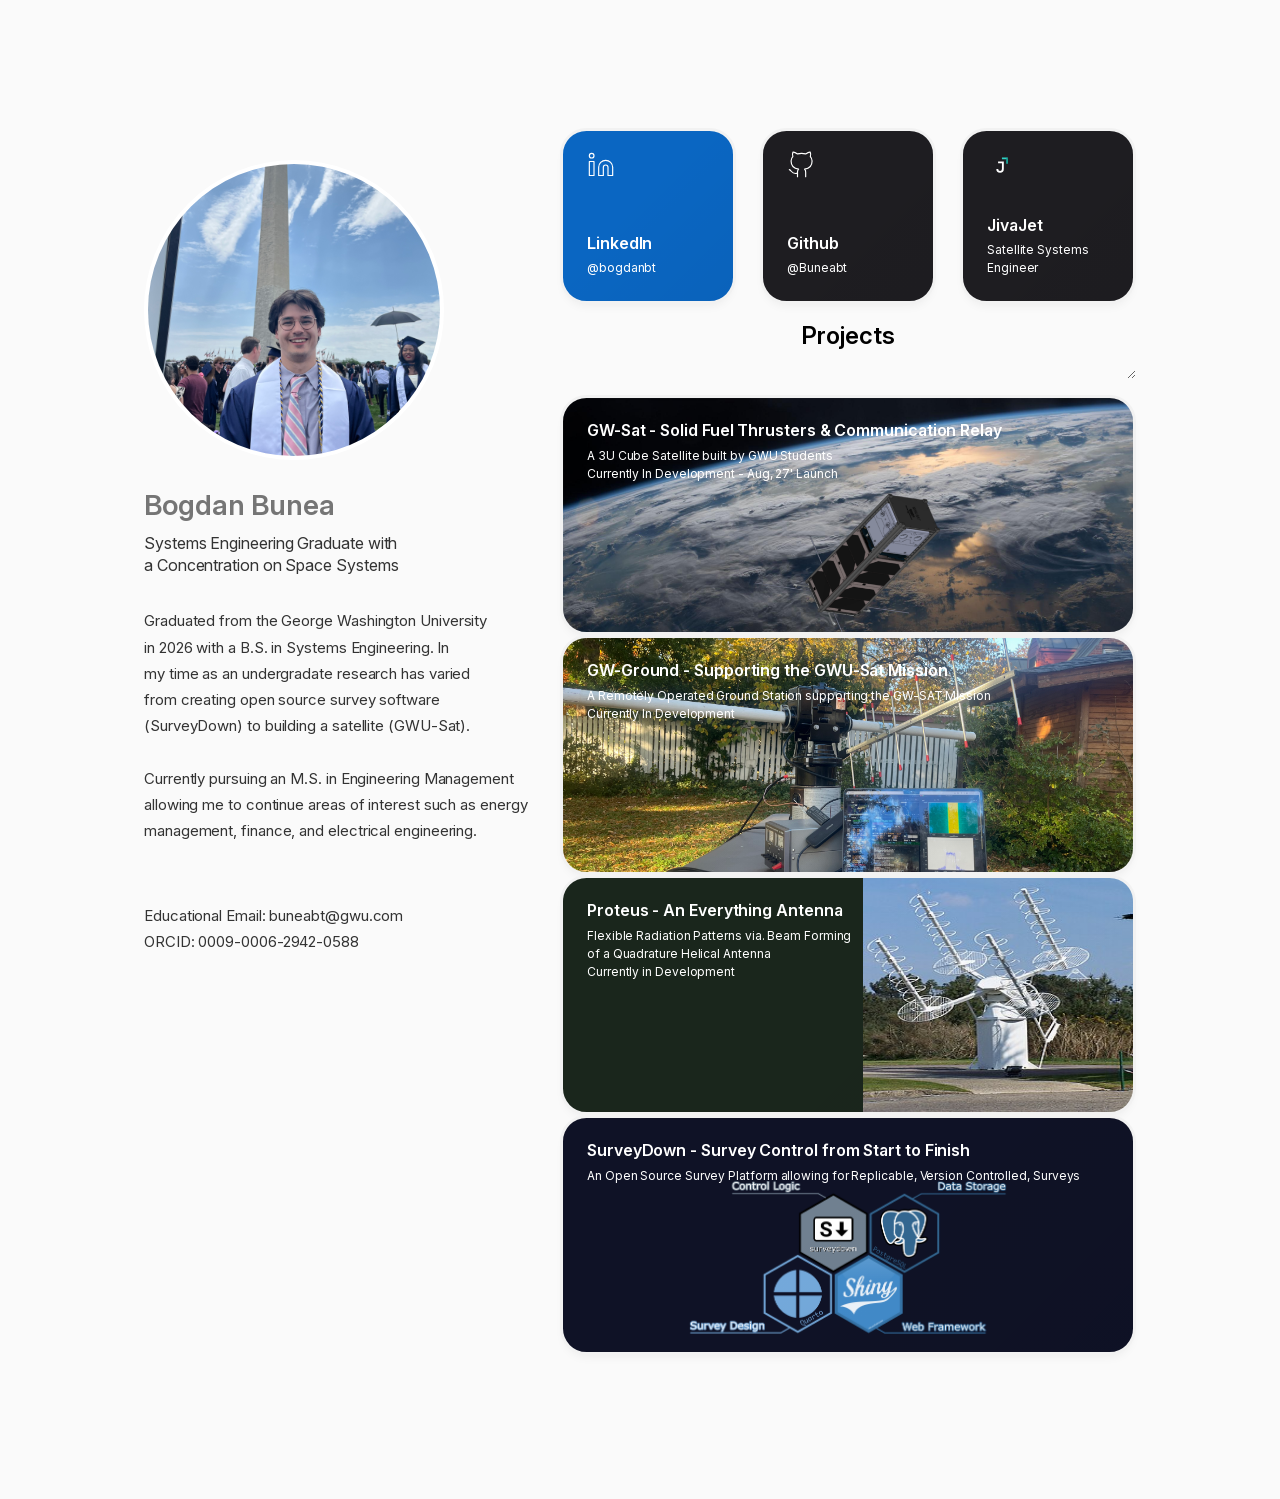
<file: index.html>
<!DOCTYPE html><html lang="en" data-ws-project="8fa92c78-867e-434c-aba7-de6b9a9edf6d" data-ws-version="1580" data-ws-last-published="2026-11-12T06:38:40.735Z"><head><link rel="stylesheet" type="text/css" href="/assets/static/app_generated_index-6937cd5a.DpgaOprQ.css"><meta charSet="UTF-8"/><meta name="viewport" content="width=device-width,initial-scale=1"/><link rel="icon" href="/assets/GWU_Satellite_iLB-xbuAW-ZnV7qkZNghq.png"/><link rel="preload" href="/assets/IMG_7543_0ZcWaNWeUY950DCbi8DmR.jpeg" as="image"/><link rel="preload" href="/assets/technologies_KyLv-kBsaIknTWyplYBrY.svg" as="image"/><link rel="preload" href="/assets/Traqueur_acquisition_qgC1n7xk_pQZtbldXH4IQ.JPG" as="image"/><link rel="preload" href="/assets/GWU-Sat_1_FgrqokXFwFOzHnAvTs0bO.png" as="image"/><meta property="og:url" content="https://url/"/><meta property="og:title" content="Bogdan Bunea Portfolio"/><meta property="og:type" content="website"/><meta property="og:site_name" content="Bogdan Bunea Portfolio"/><meta name="description" content="Graduate student at GWU University studying Engineering Management with a focus on Aerospace applicaitons."/><meta property="og:description" content="Graduate student at GWU University studying Engineering Management with a focus on Aerospace applicaitons."/><meta property="og:image" content="/assets/IMG_7389_PcrFC7WuA0LZFcrof5r4o.jpeg"/><meta property="twitter:card" content="summary_large_image"/><title>Bogdan Bunea Portfolio</title><script type="application/ld+json">{
  "@context": "https://schema.org",
  "@type": "WebSite",
  "name": "Bogdan Bunea Portfolio"
}</script></head><body class="w-body c9yjdzs"><div class="w-box cte3dqu c1vyjej4 cas45oq chb31ly c10e2vss crx4hza c1pt1618 c8ocn8b c1907gka cjttqh0 cogqn7g c1cx5k5f c97h5gl cborgq6 c1q65cux cu7qrp5 ctedvvo cqx2say c1jz80a3 c1og2cs8 c11bi6xn cz7xkya cev8cdn c19tyro4 c1y1l7em"><div class="w-box csdtuf1 c1ykb922 c1vyjej4 c1kt1fsu cas45oq c1osh9b5 c1dzua9o cjttqh0 c1fu3rjz ciu7k2m c1mmbnnb c1sfuasr cqx2say c1jz80a3 c1fnx1sz c1y64edw c155mt7o c1tjls5k c1mkvfhk c7eyijz"><div class="w-box c1inuj3g cqx2say c1jz80a3 c1yhf8l4 c1nckt3g c1vyjej4 c1kt1fsu cg1kwfu c1ef4es7 cbhlnmk cwlrc9s"><img class="w-image cdqwix0 c1p4e5h c1ybr272 c14siavy c1i5cfmp cougj9x co49xxb c1cufg7t ctagith cssl045 clzjam1 c1ucderk c1kpdtu6 cigutbq c40jw5q" alt="" width="4032" height="3024" sizes="100vw" srcSet="/assets/IMG_6424_C7bjgutoj_qrPDQH7N24R.jpeg 16w, /assets/IMG_6424_C7bjgutoj_qrPDQH7N24R.jpeg 32w, /assets/IMG_6424_C7bjgutoj_qrPDQH7N24R.jpeg 48w, /assets/IMG_6424_C7bjgutoj_qrPDQH7N24R.jpeg 64w, /assets/IMG_6424_C7bjgutoj_qrPDQH7N24R.jpeg 96w, /assets/IMG_6424_C7bjgutoj_qrPDQH7N24R.jpeg 128w, /assets/IMG_6424_C7bjgutoj_qrPDQH7N24R.jpeg 256w, /assets/IMG_6424_C7bjgutoj_qrPDQH7N24R.jpeg 384w, /assets/IMG_6424_C7bjgutoj_qrPDQH7N24R.jpeg 640w, /assets/IMG_6424_C7bjgutoj_qrPDQH7N24R.jpeg 750w, /assets/IMG_6424_C7bjgutoj_qrPDQH7N24R.jpeg 828w, /assets/IMG_6424_C7bjgutoj_qrPDQH7N24R.jpeg 1080w, /assets/IMG_6424_C7bjgutoj_qrPDQH7N24R.jpeg 1200w, /assets/IMG_6424_C7bjgutoj_qrPDQH7N24R.jpeg 1920w, /assets/IMG_6424_C7bjgutoj_qrPDQH7N24R.jpeg 2048w, /assets/IMG_6424_C7bjgutoj_qrPDQH7N24R.jpeg 3840w" src="/assets/IMG_6424_C7bjgutoj_qrPDQH7N24R.jpeg" decoding="async" loading="lazy"/><div class="w-box cmxvgrt"><h1 class="w-heading c13v1604 c1o2mq5x cnymj4y c1wtekbi c17w28al ceayha6 c1vubki9 c1reabg1">Bogdan Bunea</h1><h2 class="w-heading c13v1604 c51piig chgra7d c1tio4l6 cd23fro c14ckt81 c13nugg0 c17w28al c1wp1spm">Systems Engineering Graduate with a Concentration on Space Systems</h2></div></div><p class="w-paragraph cbq63cf cgmb64m c13v1604 c51piig c1tio4l6 c144lot0 c17w28al c1j0p7si c1wp1spm c19wi915">Graduated from the George Washington University in 2026 with a B.S. in Systems Engineering. In my time as an undergradate research has varied from creating open source survey software (SurveyDown) to building a satellite (GWU-Sat).

Currently pursuing an M.S. in Engineering Management allowing me to continue areas of interest such as energy management, finance, and electrical engineering.

</p><p class="w-paragraph cbq63cf cgmb64m c13v1604 c51piig c1tio4l6 c144lot0 cqs0d5h cfn8k2k c10ovjow c9ia849 c17w28al c1j0p7si c1wp1spm c19wi915">Educational Email: buneabt@gwu.com
ORCID: 0009-0006-2942-0588</p></div><div class="w-box c1vyjej4 cwcmw8y c10e2vss cbi9v8h c1nhu45t cef4656 c1ocq3aj cmxvgrt cw3b7bc c117vrdh cjqe4wz c19pljyg c33v7jp c17q5uv9 c1qnw43s c1gw9iwf c1btptgv copucx8"><a href="https://www.linkedin.com/in/bogdanbt/" class="w-link c6tc5qb c6pc7uk cp85ck4 cqlumer cjhm3os c18dlzvr cjtu37 c2hrksz c5cdjkw c1aduyzm c1luxi8s c1l1t23j c16y49k0 caul4w1 ckc7pa0 cfdbx8x cy7vwz1 c1vyjej4 c1kt1fsu c4os49q cew8xjl cgmb64m c1yd9u9v c1r52mmy c1cufg7t ctagith c1mjylrw c14bi68y cyl3u0r c1w35yw5 c96i3cj cerxdze c1jebl5l c1voknrm cskh9ze c14v6fbe c17w54mb cri43g1 c1xn6d2h c1xw635p c1709rvl c1ywvahl cas45oq cewh6rc crjyusk c1g5wqhv cyoviax c1bezyo cib4kst c1hoebjq cjati97 cf18qxd c1qj9kzl c90xryg c8epkjn ctt4p81 cfhqa8w cerj6ka c1ctjebo c1jjnzdt c1a6igw c8nwmir cxufkiy c1molcpo ce1zgdp c15eh4y7 c1qxnpk2 clvdvor c181e04s c1oj5snp"><div class="w-box c1vyjej4 c1kt1fsu cw2l5q8 c1yd9u9v ce0pkw"><h3 class="w-heading c13v1604 c51piig cnymj4y c13nugg0 c1rjfme7">LinkedIn</h3><p class="w-paragraph c13v1604 c51piig c1cd0p5c cfwfiou">@bogdanbt</p></div></a><a href="https://github.com/Buneabt" id="" class="w-link c6tc5qb c6pc7uk cp85ck4 cqlumer cjhm3os c18dlzvr cjtu37 c2hrksz c5cdjkw c1aduyzm c1luxi8s c1l1t23j c16y49k0 caul4w1 ckc7pa0 cfdbx8x cy7vwz1 c1vyjej4 c1kt1fsu c4os49q cdnl7qj cgmb64m c1yd9u9v c1r52mmy c1cufg7t ctagith c1mjylrw c14bi68y cyl3u0r c1w35yw5 c96i3cj cerxdze c1jebl5l c1voknrm cskh9ze c14v6fbe c17w54mb cri43g1 c1xn6d2h c1xw635p c1709rvl c1ywvahl cas45oq cewh6rc crjyusk c1g5wqhv cyoviax c1bezyo cib4kst c1hoebjq cjati97 cf18qxd c1qj9kzl c90xryg c8epkjn ctt4p81 cfhqa8w cerj6ka c1ctjebo c1jjnzdt c1a6igw c8nwmir cxufkiy c1molcpo ce1zgdp c15eh4y7 c1qxnpk2 clvdvor c181e04s c1oj5snp"><div class="w-box c1vyjej4 c1kt1fsu cw2l5q8 c1yd9u9v ce0pkw"><h3 class="w-heading c13v1604 c51piig cnymj4y c13nugg0 c1rjfme7">Github</h3><p class="w-paragraph c13v1604 c51piig c1cd0p5c cfwfiou">@Buneabt</p></div></a><a href="https://www.jivajet.com/" id="" class="w-link c6tc5qb c6pc7uk cp85ck4 cqlumer cjhm3os c18dlzvr cjtu37 c2hrksz c5cdjkw c1aduyzm c1luxi8s c1l1t23j c16y49k0 caul4w1 ckc7pa0 cfdbx8x cy7vwz1 c1vyjej4 c1kt1fsu c4os49q cdnl7qj cgmb64m c1yd9u9v c1r52mmy c1cufg7t ctagith c1mjylrw c14bi68y cyl3u0r c1w35yw5 c96i3cj cerxdze c1jebl5l c1voknrm cskh9ze c14v6fbe c17w54mb cri43g1 c1xn6d2h c1xw635p c1709rvl c1ywvahl cas45oq cewh6rc crjyusk c1g5wqhv cyoviax c1bezyo cib4kst c1hoebjq cjati97 cf18qxd c1qj9kzl c90xryg c8epkjn ctt4p81 cfhqa8w cerj6ka c1ctjebo c1jjnzdt c1a6igw c8nwmir cxufkiy c1molcpo ce1zgdp c15eh4y7 c1qxnpk2 clvdvor c181e04s c1oj5snp"><div class="w-box c1vyjej4 c1kt1fsu cw2l5q8 c1yd9u9v ce0pkw"><h3 class="w-heading c13v1604 c51piig cnymj4y c13nugg0 c1rjfme7">JivaJet</h3><p class="w-paragraph c13v1604 c51piig c1cd0p5c cfwfiou">Satellite Systems Engineer</p></div></a><textarea name="" class="w-element c863ib0 c1enkfna c1tif9p3 cr3339l c3s0jjr c1srlatm cnymj4y chgra7d c85z5pv c1arny9w c1eztivz cj36w3z c14a8fha c1nlaup3 c5y6nqd caz9k3q c1nm525m">Projects</textarea><div class="w-element"><div class="w-box c1ocq3aj c6pc7uk cp85ck4 cqlumer cjhm3os c18dlzvr cjtu37 c2hrksz c5cdjkw c1aduyzm c1luxi8s c1l1t23j c16y49k0 caul4w1 ckc7pa0 cfdbx8x cy7vwz1 c1vyjej4 c1kt1fsu c4os49q c10d52w4 cgmb64m c1yd9u9v c1r52mmy c1cufg7t ctagith c1mjylrw c14bi68y cyl3u0r c1w35yw5 c96i3cj cerxdze c1jebl5l c9yjyxi c1kmszc6 cam3pkh cxvoykn crm66kf c1fnpxt6 c1lch92u c1709rvl c1ywvahl cas45oq c1fm8odb ckmw3cd crjyusk c1g5wqhv cyoviax c1bezyo cib4kst c1hoebjq cp0zba3 cyk2eco c1qj9kzl c90xryg c8epkjn ctt4p81 cfhqa8w cerj6ka c1ctjebo c1jjnzdt cv5r2lr c1a6igw c8nwmir cxufkiy c1molcpo cixmpda c13ngu2k ce1zgdp c15eh4y7 c1qxnpk2 clvdvor c181e04s c1oj5snp"><a class="w-element c863ib0 caz9k3q c1nm525m c9ia849 c97h5gl cborgq6 c1q65cux cu7qrp5 cgmb64m c5y6nqd c1enkfna c1tif9p3 c1jebl5l" href="/gwusat"><div class="w-box c1vyjej4 c1kt1fsu cw2l5q8 c1yd9u9v ce0pkw"><h2 data-ws-tag="h2" class="w-heading c13v1604 c51piig cnymj4y c13nugg0 c85z5pv c1arny9w c1eztivz cj36w3z c9yjdzs c1jebl5l cqs0d5h c1rjfme7">GW-Sat - Solid Fuel Thrusters &amp; Communication Relay</h2><p class="w-paragraph c13v1604 c51piig c1cd0p5c cbzdjoz cw9u6zv c1vqe9te cfwfiou">A 3U Cube Satellite built by GWU Students<br/>Currently In Development - Aug, 27&#x27; Launch</p></div></a></div><div class="w-box c1ocq3aj c6pc7uk cp85ck4 cqlumer cjhm3os c18dlzvr cjtu37 c2hrksz c5cdjkw c1aduyzm c1luxi8s c1l1t23j c16y49k0 caul4w1 ckc7pa0 cfdbx8x cy7vwz1 c1vyjej4 c1kt1fsu c4os49q c10d52w4 cgmb64m c1yd9u9v c1r52mmy c1cufg7t ctagith c1mjylrw c14bi68y cyl3u0r c1w35yw5 c96i3cj cerxdze c1jebl5l c9yjyxi cp1177u c5r3c0b cs9xdhk cri43g1 c1xn6d2h c1xw635p c1709rvl c1ywvahl cas45oq c1fm8odb cmmb2o8 crjyusk c1g5wqhv cyoviax c1bezyo cib4kst c1hoebjq cp0zba3 cyk2eco c1qj9kzl c90xryg c8epkjn ctt4p81 cfhqa8w cerj6ka c1ctjebo c1jjnzdt cv5r2lr c1a6igw c8nwmir cxufkiy c1molcpo cixmpda c13ngu2k ce1zgdp c15eh4y7 c1qxnpk2 clvdvor c181e04s c1oj5snp"><a class="w-element cdcuwq4 caz9k3q c1nm525m c1jebl5l cgmb64m" href="/gwuground"><div class="w-box c1vyjej4 c1kt1fsu cw2l5q8 c1yd9u9v ce0pkw"><h2 data-ws-tag="h2" class="w-heading c13v1604 c51piig cnymj4y c13nugg0 c1rjfme7">GW-Ground - Supporting the GWU-Sat Mission</h2><p class="w-paragraph c13v1604 c51piig c1cd0p5c cfwfiou">A Remotely Operated Ground Station supporting the GW-SAT Mission<br/>Currently In Development</p></div></a></div><div class="w-box c1ocq3aj c6pc7uk cp85ck4 cqlumer cjhm3os c18dlzvr cjtu37 c2hrksz c5cdjkw c1aduyzm c1luxi8s c1l1t23j c16y49k0 caul4w1 ckc7pa0 cfdbx8x cy7vwz1 c1vyjej4 c1kt1fsu c4os49q c1e4fxj1 cgmb64m c1yd9u9v c1r52mmy c1cufg7t ctagith c1mjylrw c14bi68y cyl3u0r c1w35yw5 c96i3cj cerxdze c1jebl5l c9yjyxi czc0qbw c1t41xl7 cs9xdhk c1i20xa ctd0fmi cmyxd4d c1709rvl c1ywvahl cas45oq c1fm8odb c14lvamb crjyusk c1g5wqhv cyoviax c1bezyo cib4kst c1hoebjq cp0zba3 cyk2eco c1qj9kzl cbgf903 c8epkjn ctt4p81 cfhqa8w cerj6ka c1ctjebo c1jjnzdt cv5r2lr c1a6igw c8nwmir cxufkiy c1molcpo cixmpda c13ngu2k ce1zgdp c15eh4y7 c1qxnpk2 clvdvor c181e04s c1oj5snp"><a class="w-element cdcuwq4 caz9k3q c1nm525m c1jebl5l cgmb64m" href="/proteus"><div class="w-box c1vyjej4 c1kt1fsu cw2l5q8 c1yd9u9v ce0pkw"><h2 data-ws-tag="h2" class="w-heading c13v1604 c51piig cnymj4y c13nugg0 c1rjfme7">Proteus - An Everything Antenna</h2><p class="w-paragraph c13v1604 c51piig c1cd0p5c cfwfiou">Flexible Radiation Patterns via. Beam Forming <br/>of a Quadrature Helical Antenna <br/>Currently in Development</p></div></a></div><div class="w-box c1ocq3aj c6pc7uk cp85ck4 cqlumer cjhm3os c18dlzvr cjtu37 c2hrksz c5cdjkw c1aduyzm c1luxi8s c1l1t23j c16y49k0 caul4w1 ckc7pa0 cfdbx8x cy7vwz1 c1vyjej4 c1kt1fsu c4os49q c1t4uuvo cgmb64m c1yd9u9v c1r52mmy c1enkfna c1tif9p3 c1mjylrw c14bi68y cyl3u0r c1w35yw5 c96i3cj cerxdze c1jebl5l c9yjyxi c1ksjuys c1uqkg0n cs9xdhk c1i20xa c1xn6d2h c1xw635p c1709rvl c1ywvahl cas45oq c1fm8odb c9ia849 cfn8k2k c10ovjow c5y6nqd c15sywr3 crjyusk c1g5wqhv cyoviax c1bezyo cib4kst c1hoebjq cp0zba3 cyk2eco c1qj9kzl c90xryg c8epkjn ctt4p81 cfhqa8w cerj6ka c1ctjebo c1jjnzdt cv5r2lr c1a6igw c8nwmir cxufkiy c1molcpo cixmpda c13ngu2k ce1zgdp c15eh4y7 c1qxnpk2 clvdvor c181e04s c1oj5snp"><a href="https://surveydown.org/" class="w-element c863ib0 caz9k3q c1nm525m cgmb64m c5y6nqd c9ia849"><div class="w-box c1vyjej4 c1kt1fsu cw2l5q8 c1yd9u9v ce0pkw"><h2 data-ws-tag="h2" class="w-heading c13v1604 c51piig cnymj4y c13nugg0 c1jebl5l c1rjfme7">SurveyDown - Survey Control from Start to Finish</h2><p class="w-paragraph c13v1604 c51piig c1cd0p5c c1jebl5l cfwfiou">An Open Source Survey Platform allowing for Replicable, Version Controlled, Surveys</p></div></a></div></div></div></div><script id="vike_pageContext" type="application/json">{"pageId":"\/pages\/index","routeParams":{},"data":{"url":"https:\/\/url\/","system":{"params":{},"search":{},"origin":"https:\/\/url","pathname":"\/"},"resources":{},"pageMeta":{"title":"Bogdan Bunea Portfolio","description":"Graduate student at GWU University studying Engineering Management with a focus on Aerospace applicaitons.","excludePageFromSearch":false,"language":"!undefined","socialImageAssetName":"IMG_7389_PcrFC7WuA0LZFcrof5r4o.jpeg","socialImageUrl":"!undefined","status":"!undefined","redirect":"!undefined","content":"!undefined","custom":[]}}}</script><script id="vike_globalContext" type="application/json">{}</script><script src="/assets/entries/entry-server-routing.HqSp5dVr.js" type="module" async></script><link rel="modulepreload" href="/assets/entries/pages_index.DHEV6TBW.js" as="script" type="text/javascript"><link rel="modulepreload" href="/assets/chunks/chunk-Cvr09sHa.js" as="script" type="text/javascript"></body></html>
</file>
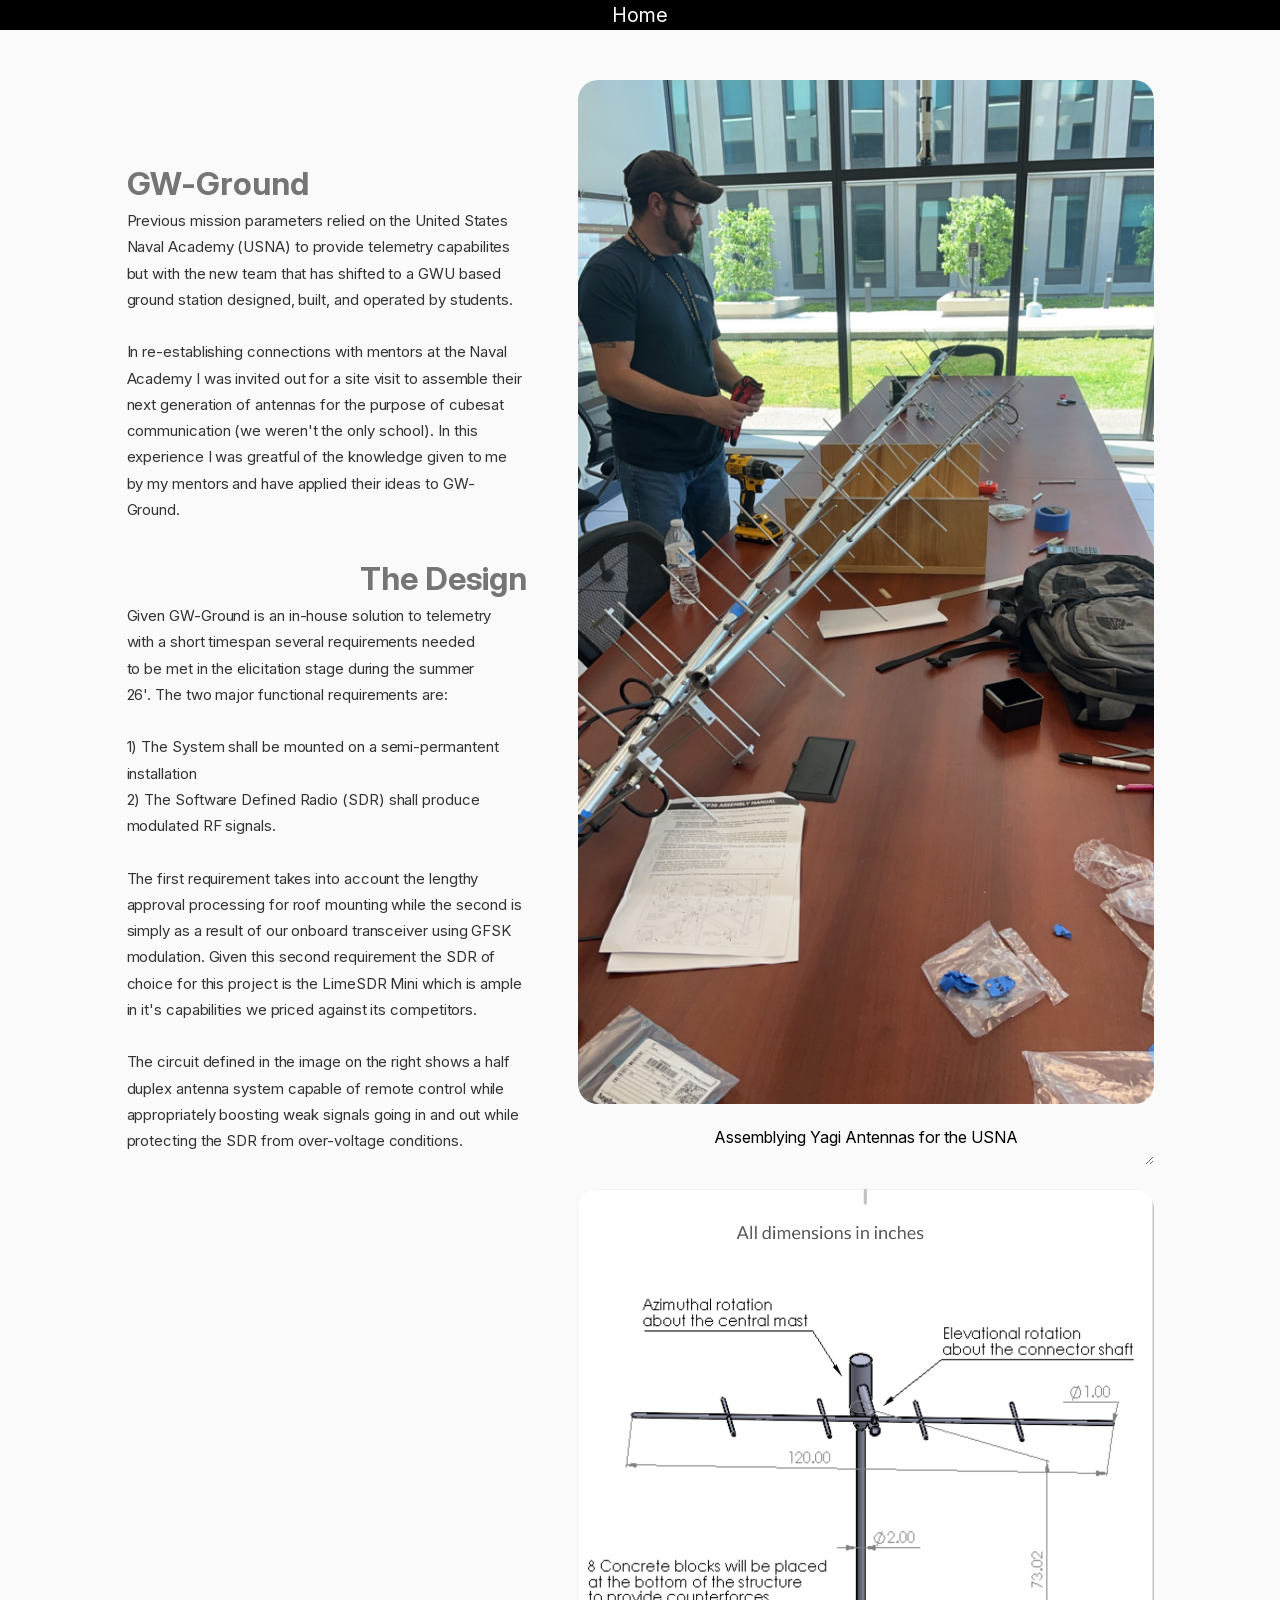
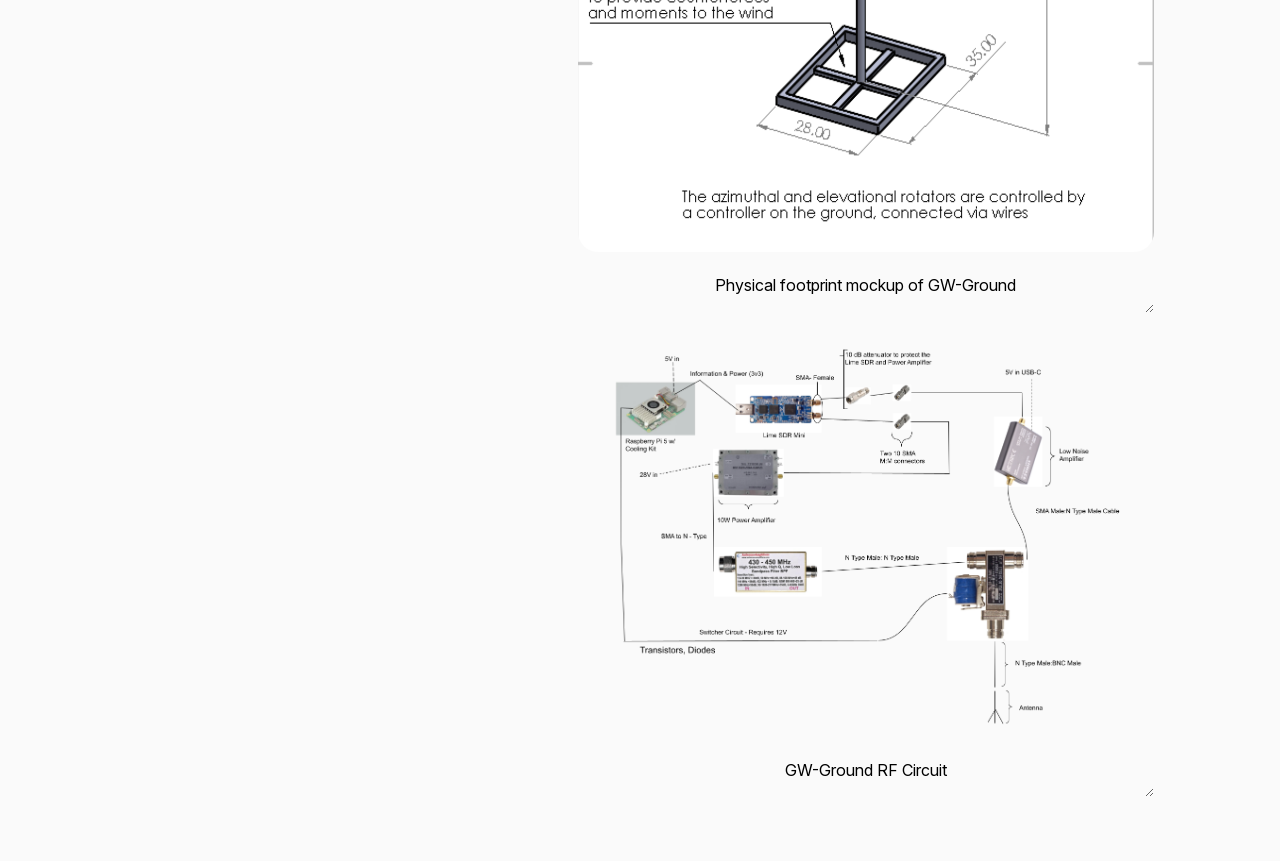
<file: gwuground/index.html>
<!DOCTYPE html><html lang="en" data-ws-project="8fa92c78-867e-434c-aba7-de6b9a9edf6d" data-ws-version="1580" data-ws-last-published="2026-11-12T06:38:40.735Z"><head><link rel="stylesheet" type="text/css" href="/assets/static/app_generated_index-6937cd5a.DpgaOprQ.css"><meta charSet="UTF-8"/><meta name="viewport" content="width=device-width,initial-scale=1"/><link rel="icon" href="/assets/GWU_Satellite_iLB-xbuAW-ZnV7qkZNghq.png"/><meta property="og:url" content="https://url/gwuground"/><meta property="og:title" content="Untitled"/><meta property="og:type" content="website"/><meta property="og:site_name" content="Bogdan Bunea Portfolio"/><meta name="robots" content="noindex, nofollow"/><meta property="twitter:card" content="summary_large_image"/><title>Untitled</title><script type="application/ld+json">{
  "@context": "https://schema.org",
  "@type": "WebSite",
  "name": "Bogdan Bunea Portfolio"
}</script></head><body class="w-element"><a class="w-element c1vyjej4 c1jebl5l cgmb64m c7ljnp5 cnpecfq cr3339l c1u21a1z cas45oq chb31ly caz9k3q c1nm525m c1mmbnnb" href="/">Home</a><div class="w-element c1vyjej4 cas45oq chb31ly c1hpj6a7 ciu0mnr cwcmw8y c10e2vss"><div class="w-box csdtuf1 c1ykb922 c1vyjej4 c1kt1fsu c12xke6a chb31ly c1dzua9o cjttqh0 c1fu3rjz c17d6kk2 c1cx5k5f c1sfuasr cqx2say c1jz80a3 c1fnx1sz c1y64edw c155mt7o c1tjls5k c1mkvfhk c7eyijz"><div class="w-box c1inuj3g cqx2say c1jz80a3 c1yhf8l4 c1nckt3g ciksn3i c1vyjej4 c1kt1fsu c1jqlqh0 c41ged7 cas45oq c1osh9b5 c8eanx5 cfn8k2k c1nm525m cbhlnmk cwlrc9s"><h1 class="w-element c9ia849 cfn8k2k c10ovjow c51piig c13v1604 c5y6nqd c863ib0 c1t8wo2n chb31ly cr1h9e2 c1cx5k5f cd3ep7y">GW-Ground</h1><p class="w-paragraph cbq63cf cgmb64m c13v1604 c51piig c1tio4l6 c144lot0 cfn8k2k c1nm525m cqs0d5h c17w28al c1j0p7si c1wp1spm c19au1rw c1cohq8p c19wi915 c13n5ps0 cmszrc2 c1mhairp c1aduj8x">Previous mission parameters relied on the United States Naval Academy (USNA) to provide telemetry capabilites but with the new team that has shifted to a GWU based ground station designed, built, and operated by students.

In re-establishing connections with mentors at the Naval Academy I was invited out for a site visit to assemble their next generation of antennas for the purpose of cubesat communication (we weren&#x27;t the only school). In this experience I was greatful of the knowledge given to me by my mentors and have applied their ideas to GW-Ground.</p></div><div class="w-box c1inuj3g cqx2say c1jz80a3 c1yhf8l4 c1nckt3g ciksn3i c863ib0 c1kt1fsu cg1kwfu c1ef4es7 cbhlnmk cwlrc9s"><h1 class="w-element c9ia849 cfn8k2k c10ovjow c51piig c13v1604 c5y6nqd c1vyjej4 cas45oq c1awt2yw cr1h9e2 c1cx5k5f cd3ep7y">The Design</h1><p class="w-paragraph cbq63cf cgmb64m c13v1604 c11p38f6 c1tio4l6 c144lot0 cfn8k2k c1nm525m cqs0d5h c17w28al c1j0p7si c1wp1spm c19au1rw c1cohq8p chrardy c19wi915 c13n5ps0 cmszrc2 c1mhairp c1aduj8x">Given GW-Ground is an in-house solution to telemetry with a short timespan several requirements needed to be met in the elicitation stage during the summer 26&#x27;. The two major functional requirements are: 

1) The System shall be mounted on a semi-permantent installation
2) The Software Defined Radio (SDR) shall produce modulated RF signals.

The first requirement takes into account the lengthy approval processing for roof mounting while the second is simply as a result of our onboard transceiver using GFSK modulation. Given this second requirement the SDR of choice for this project is the LimeSDR Mini which is ample in it&#x27;s capabilities we priced against its competitors.

The circuit defined in the image on the right shows a half duplex antenna system capable of remote control while appropriately boosting weak signals going in and out while protecting the SDR from over-voltage conditions. 


</p></div></div><div class="w-box c1vyjej4 cwcmw8y c10e2vss cbi9v8h c1fhmq56 cef4656 c1ocq3aj c12xke6a c1awt2yw c1pz1o1n cfn8k2k c1nm525m cnu6pd9 cmbqghp cmxvgrt cw3b7bc c117vrdh cjqe4wz c19pljyg c33v7jp c17q5uv9 c1qnw43s c1gw9iwf c1btptgv copucx8"><img class="w-image c1vyjej4 c131h3s0 c1srjwaz cfo82vc c1b7q2ca c1mnhmui c12xke6a c1awt2yw c1cx5k5f c10e2vss ciye2kg c14mctuh c15ghiy9 cg2kgd7 c988rig" alt="" width="1242" height="2208" sizes="100vw" srcSet="/assets/IMG_2046_1e3GHmIOPnhyrUh3fhQkI.jpeg 16w, /assets/IMG_2046_1e3GHmIOPnhyrUh3fhQkI.jpeg 32w, /assets/IMG_2046_1e3GHmIOPnhyrUh3fhQkI.jpeg 48w, /assets/IMG_2046_1e3GHmIOPnhyrUh3fhQkI.jpeg 64w, /assets/IMG_2046_1e3GHmIOPnhyrUh3fhQkI.jpeg 96w, /assets/IMG_2046_1e3GHmIOPnhyrUh3fhQkI.jpeg 128w, /assets/IMG_2046_1e3GHmIOPnhyrUh3fhQkI.jpeg 256w, /assets/IMG_2046_1e3GHmIOPnhyrUh3fhQkI.jpeg 384w, /assets/IMG_2046_1e3GHmIOPnhyrUh3fhQkI.jpeg 640w, /assets/IMG_2046_1e3GHmIOPnhyrUh3fhQkI.jpeg 750w, /assets/IMG_2046_1e3GHmIOPnhyrUh3fhQkI.jpeg 828w, /assets/IMG_2046_1e3GHmIOPnhyrUh3fhQkI.jpeg 1080w, /assets/IMG_2046_1e3GHmIOPnhyrUh3fhQkI.jpeg 1200w, /assets/IMG_2046_1e3GHmIOPnhyrUh3fhQkI.jpeg 1920w, /assets/IMG_2046_1e3GHmIOPnhyrUh3fhQkI.jpeg 2048w, /assets/IMG_2046_1e3GHmIOPnhyrUh3fhQkI.jpeg 3840w" src="/assets/IMG_2046_1e3GHmIOPnhyrUh3fhQkI.jpeg" decoding="async" loading="lazy"/><textarea class="w-element c1vyjej4 cr3339l c85z5pv c1arny9w c1eztivz cj36w3z c14a8fha caz9k3q c1nm525m c13g2f6a cstrdz9 c1mmbnnb cas45oq chb31ly">Assemblying Yagi Antennas for the USNA</textarea><img class="w-image c1vyjej4 c131h3s0 c1srjwaz cfo82vc c1b7q2ca c1mnhmui c12xke6a c1awt2yw c14mctuh c15ghiy9 cg2kgd7 c988rig" alt="" width="1124" height="1294" sizes="100vw" srcSet="/assets/Screenshot_2026-11-02_at_12.03.45_AM_dbNo8xOR1wAohBwDHzTiD.png 16w, /assets/Screenshot_2026-11-02_at_12.03.45_AM_dbNo8xOR1wAohBwDHzTiD.png 32w, /assets/Screenshot_2026-11-02_at_12.03.45_AM_dbNo8xOR1wAohBwDHzTiD.png 48w, /assets/Screenshot_2026-11-02_at_12.03.45_AM_dbNo8xOR1wAohBwDHzTiD.png 64w, /assets/Screenshot_2026-11-02_at_12.03.45_AM_dbNo8xOR1wAohBwDHzTiD.png 96w, /assets/Screenshot_2026-11-02_at_12.03.45_AM_dbNo8xOR1wAohBwDHzTiD.png 128w, /assets/Screenshot_2026-11-02_at_12.03.45_AM_dbNo8xOR1wAohBwDHzTiD.png 256w, /assets/Screenshot_2026-11-02_at_12.03.45_AM_dbNo8xOR1wAohBwDHzTiD.png 384w, /assets/Screenshot_2026-11-02_at_12.03.45_AM_dbNo8xOR1wAohBwDHzTiD.png 640w, /assets/Screenshot_2026-11-02_at_12.03.45_AM_dbNo8xOR1wAohBwDHzTiD.png 750w, /assets/Screenshot_2026-11-02_at_12.03.45_AM_dbNo8xOR1wAohBwDHzTiD.png 828w, /assets/Screenshot_2026-11-02_at_12.03.45_AM_dbNo8xOR1wAohBwDHzTiD.png 1080w, /assets/Screenshot_2026-11-02_at_12.03.45_AM_dbNo8xOR1wAohBwDHzTiD.png 1200w, /assets/Screenshot_2026-11-02_at_12.03.45_AM_dbNo8xOR1wAohBwDHzTiD.png 1920w, /assets/Screenshot_2026-11-02_at_12.03.45_AM_dbNo8xOR1wAohBwDHzTiD.png 2048w, /assets/Screenshot_2026-11-02_at_12.03.45_AM_dbNo8xOR1wAohBwDHzTiD.png 3840w" src="/assets/Screenshot_2026-11-02_at_12.03.45_AM_dbNo8xOR1wAohBwDHzTiD.png" decoding="async" loading="lazy"/><textarea class="w-element c863ib0 cr3339l c85z5pv c1arny9w c1eztivz cj36w3z c14a8fha caz9k3q c1nm525m c13g2f6a cstrdz9 c1mmbnnb cas45oq chb31ly cwcmw8y c10e2vss">Physical footprint mockup of GW-Ground</textarea><img class="w-image c1vyjej4 c131h3s0 c1srjwaz cfo82vc c1b7q2ca c1mnhmui cw8skfe chb31ly c14mctuh c15ghiy9 cg2kgd7 c988rig c1nlaup3 c1enkfna c1tif9p3 cfn8k2k c1nm525m c1fu3946 c1vkyw" alt="" width="1219" height="821" sizes="100vw" srcSet="/assets/JivaJetCircuit_(4)_RS7UvtQhekPIcExwv14cr.png 16w, /assets/JivaJetCircuit_(4)_RS7UvtQhekPIcExwv14cr.png 32w, /assets/JivaJetCircuit_(4)_RS7UvtQhekPIcExwv14cr.png 48w, /assets/JivaJetCircuit_(4)_RS7UvtQhekPIcExwv14cr.png 64w, /assets/JivaJetCircuit_(4)_RS7UvtQhekPIcExwv14cr.png 96w, /assets/JivaJetCircuit_(4)_RS7UvtQhekPIcExwv14cr.png 128w, /assets/JivaJetCircuit_(4)_RS7UvtQhekPIcExwv14cr.png 256w, /assets/JivaJetCircuit_(4)_RS7UvtQhekPIcExwv14cr.png 384w, /assets/JivaJetCircuit_(4)_RS7UvtQhekPIcExwv14cr.png 640w, /assets/JivaJetCircuit_(4)_RS7UvtQhekPIcExwv14cr.png 750w, /assets/JivaJetCircuit_(4)_RS7UvtQhekPIcExwv14cr.png 828w, /assets/JivaJetCircuit_(4)_RS7UvtQhekPIcExwv14cr.png 1080w, /assets/JivaJetCircuit_(4)_RS7UvtQhekPIcExwv14cr.png 1200w, /assets/JivaJetCircuit_(4)_RS7UvtQhekPIcExwv14cr.png 1920w, /assets/JivaJetCircuit_(4)_RS7UvtQhekPIcExwv14cr.png 2048w, /assets/JivaJetCircuit_(4)_RS7UvtQhekPIcExwv14cr.png 3840w" src="/assets/JivaJetCircuit_(4)_RS7UvtQhekPIcExwv14cr.png" decoding="async" loading="lazy"/><textarea class="w-element c863ib0 cr3339l c85z5pv c1arny9w c1eztivz cj36w3z c14a8fha caz9k3q c1nm525m c13g2f6a cstrdz9 c1mmbnnb cas45oq chb31ly cwcmw8y c10e2vss c17aic64">GW-Ground RF Circuit</textarea></div></div><script id="vike_pageContext" type="application/json">{"pageId":"\/pages\/gwuground","routeParams":{},"data":{"url":"https:\/\/url\/gwuground","system":{"params":{},"search":{},"origin":"https:\/\/url","pathname":"\/gwuground"},"resources":{},"pageMeta":{"title":"Untitled","description":"","excludePageFromSearch":true,"language":"","socialImageAssetName":"!undefined","socialImageUrl":"","status":"!undefined","redirect":"","content":"","custom":[]}}}</script><script id="vike_globalContext" type="application/json">{}</script><script src="/assets/entries/entry-server-routing.HqSp5dVr.js" type="module" async></script><link rel="modulepreload" href="/assets/entries/pages_gwuground.BNOjezWM.js" as="script" type="text/javascript"><link rel="modulepreload" href="/assets/chunks/chunk-Cvr09sHa.js" as="script" type="text/javascript"></body></html>
</file>
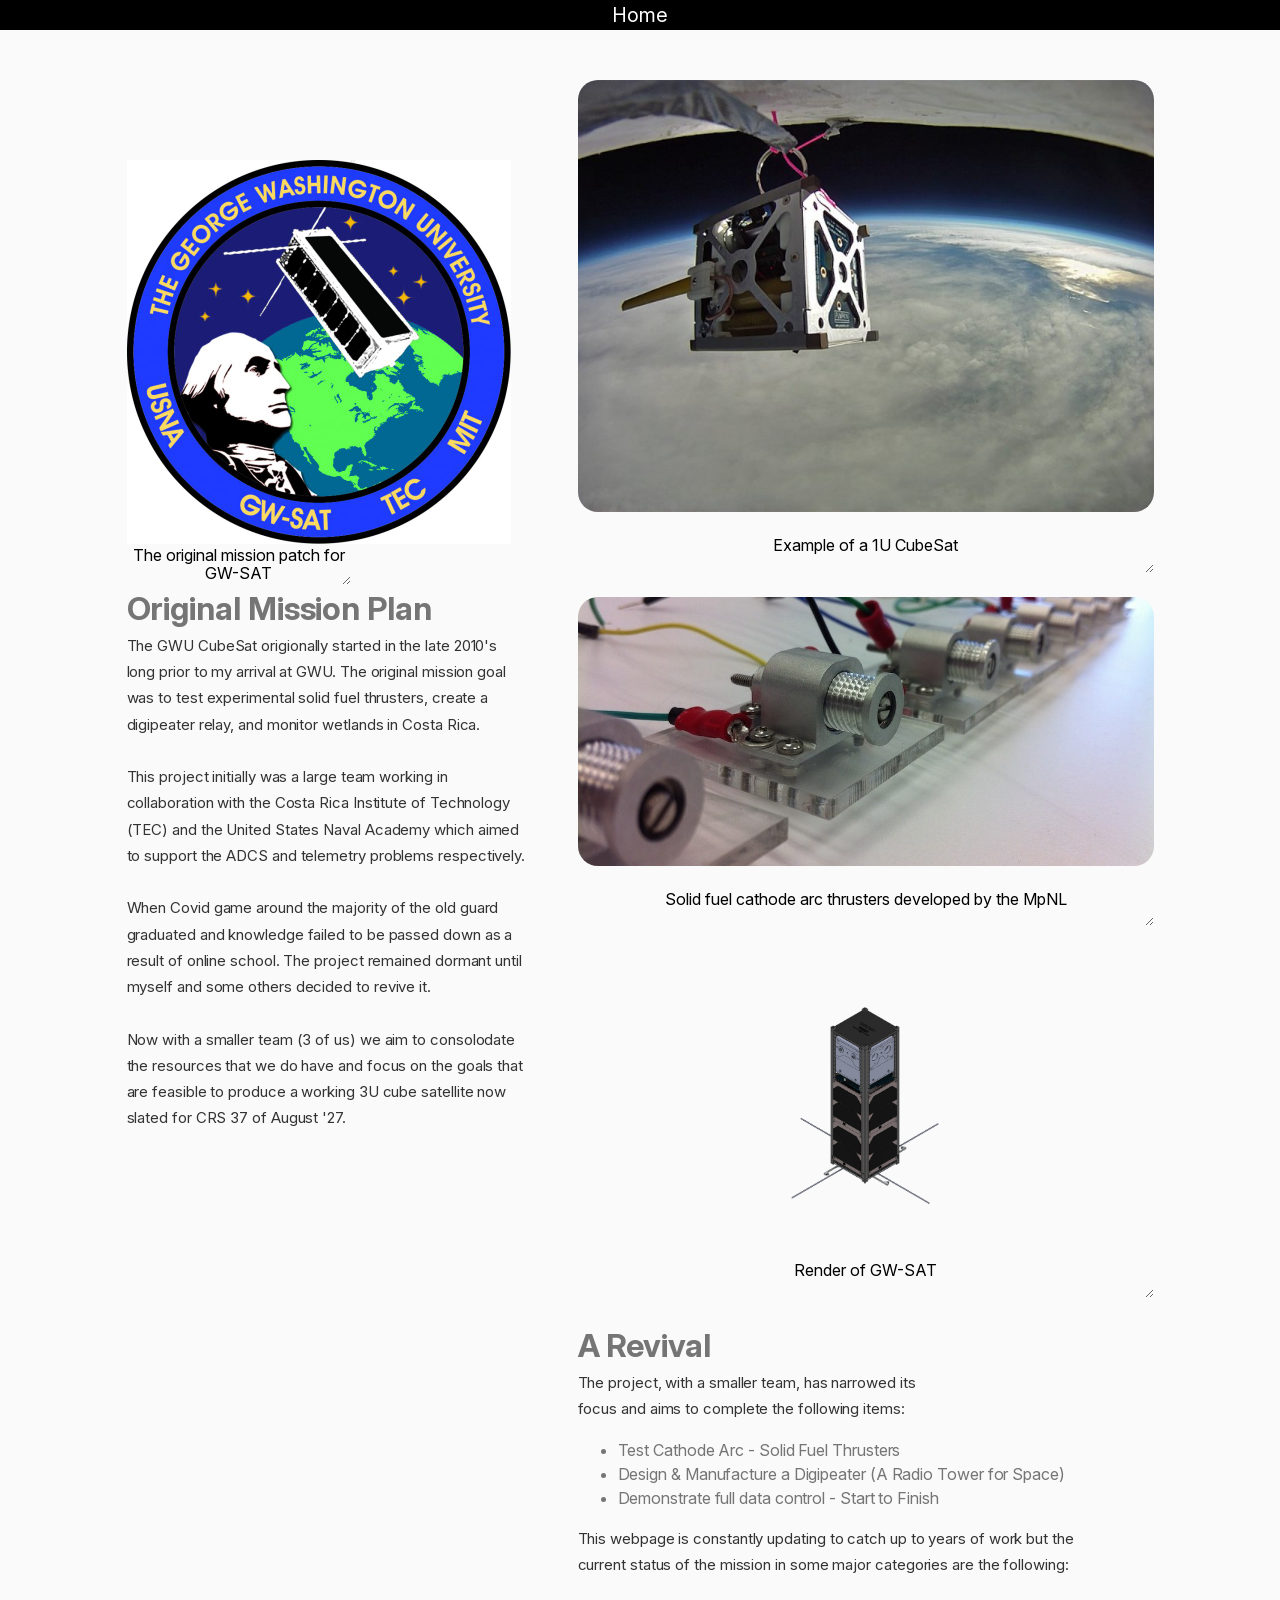
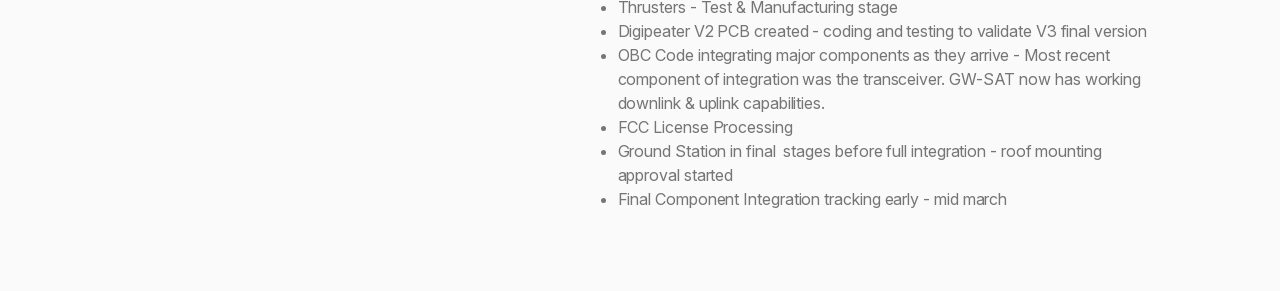
<file: gwusat/index.html>
<!DOCTYPE html><html lang="en" data-ws-project="8fa92c78-867e-434c-aba7-de6b9a9edf6d" data-ws-version="1580" data-ws-last-published="2026-11-12T06:38:40.735Z"><head><link rel="stylesheet" type="text/css" href="/assets/static/app_generated_index-6937cd5a.DpgaOprQ.css"><meta charSet="UTF-8"/><meta name="viewport" content="width=device-width,initial-scale=1"/><link rel="icon" href="/assets/GWU_Satellite_iLB-xbuAW-ZnV7qkZNghq.png"/><meta property="og:url" content="https://url/gwusat"/><meta property="og:title" content="Untitled"/><meta property="og:type" content="website"/><meta property="og:site_name" content="Bogdan Bunea Portfolio"/><meta name="robots" content="noindex, nofollow"/><meta property="twitter:card" content="summary_large_image"/><title>Untitled</title><script type="application/ld+json">{
  "@context": "https://schema.org",
  "@type": "WebSite",
  "name": "Bogdan Bunea Portfolio"
}</script></head><body class="w-element c863ib0 cas45oq chb31ly"><a class="w-element c1vyjej4 c1jebl5l cgmb64m c7ljnp5 cnpecfq cr3339l c1u21a1z cas45oq chb31ly caz9k3q c1nm525m c1mmbnnb" href="/">Home</a><div class="w-element c1vyjej4 cas45oq chb31ly c1hpj6a7 ciu0mnr cwcmw8y c10e2vss c8cmu7z c14ca3qf c1bade0e c1snqzc"><div class="w-box csdtuf1 c1ykb922 c1vyjej4 c1kt1fsu c12xke6a chb31ly c1dzua9o cjttqh0 c1fu3rjz c17d6kk2 c1cx5k5f c1sfuasr cqx2say c1jz80a3 c1fnx1sz c1y64edw c155mt7o c1tjls5k c1mkvfhk c7eyijz"><div class="w-box c1inuj3g cqx2say c1jz80a3 c1yhf8l4 c1nckt3g ciksn3i c863ib0 c1kt1fsu cg1kwfu c1ef4es7 cbhlnmk cwlrc9s"><div class="w-element"><img class="w-image c5y6nqd cfn8k2k c1nm525m c9ia849 cqs0d5h c1vyjej4" alt="" width="384" height="384" sizes="100vw" srcSet="/assets/GWU-Proposal-Patch-1b4e1kz-768x768_SWi9df7BzHonnkZXIk-7O.jpg 16w, /assets/GWU-Proposal-Patch-1b4e1kz-768x768_SWi9df7BzHonnkZXIk-7O.jpg 32w, /assets/GWU-Proposal-Patch-1b4e1kz-768x768_SWi9df7BzHonnkZXIk-7O.jpg 48w, /assets/GWU-Proposal-Patch-1b4e1kz-768x768_SWi9df7BzHonnkZXIk-7O.jpg 64w, /assets/GWU-Proposal-Patch-1b4e1kz-768x768_SWi9df7BzHonnkZXIk-7O.jpg 96w, /assets/GWU-Proposal-Patch-1b4e1kz-768x768_SWi9df7BzHonnkZXIk-7O.jpg 128w, /assets/GWU-Proposal-Patch-1b4e1kz-768x768_SWi9df7BzHonnkZXIk-7O.jpg 256w, /assets/GWU-Proposal-Patch-1b4e1kz-768x768_SWi9df7BzHonnkZXIk-7O.jpg 384w, /assets/GWU-Proposal-Patch-1b4e1kz-768x768_SWi9df7BzHonnkZXIk-7O.jpg 640w, /assets/GWU-Proposal-Patch-1b4e1kz-768x768_SWi9df7BzHonnkZXIk-7O.jpg 750w, /assets/GWU-Proposal-Patch-1b4e1kz-768x768_SWi9df7BzHonnkZXIk-7O.jpg 828w" src="/assets/GWU-Proposal-Patch-1b4e1kz-768x768_SWi9df7BzHonnkZXIk-7O.jpg" decoding="async" loading="lazy"/><textarea class="w-element c1vyjej4 cr3339l c85z5pv c1arny9w c1eztivz cj36w3z c14a8fha cas45oq c1osh9b5 cwcmw8y">The original mission patch for GW-SAT</textarea></div><h1 class="w-element c9ia849 cfn8k2k c10ovjow c51piig c13v1604 c5y6nqd c863ib0 c1t8wo2n chb31ly cr1h9e2 c1cx5k5f cd3ep7y">Original Mission Plan</h1><p class="w-paragraph cbq63cf cgmb64m c13v1604 c11p38f6 c1tio4l6 c144lot0 cfn8k2k c1nm525m cqs0d5h c17w28al c1j0p7si c1wp1spm c19au1rw c1cohq8p chrardy c19wi915 c13n5ps0 cmszrc2 c1mhairp c1aduj8x">The GWU CubeSat origionally started in the late 2010&#x27;s long prior to my arrival at GWU. The original mission goal was to test experimental solid fuel thrusters, create a digipeater relay, and monitor wetlands in Costa Rica. 

This project initially was a large team working in collaboration with the Costa Rica Institute of Technology (TEC) and the United States Naval Academy which aimed to support the ADCS and telemetry problems respectively.

When Covid game around the majority of the old guard graduated and knowledge failed to be passed down as a result of online school. The project remained dormant until myself and some others decided to revive it. 

Now with a smaller team (3 of us) we aim to consolodate the resources that we do have and focus on the goals that are feasible to produce a working 3U cube satellite now slated for CRS 37 of August &#x27;27. </p></div></div><div class="w-box c1vyjej4 cwcmw8y c10e2vss cbi9v8h c1fhmq56 cef4656 c1ocq3aj c12xke6a c1awt2yw c1pz1o1n cfn8k2k c1nm525m cnu6pd9 cmbqghp cmxvgrt cw3b7bc c117vrdh cjqe4wz c19pljyg c33v7jp c17q5uv9 c1qnw43s c1gw9iwf c1btptgv copucx8"><img class="w-image c1vyjej4 c131h3s0 c1srjwaz cfo82vc c1b7q2ca c1mnhmui c12xke6a c1awt2yw c1cx5k5f c10e2vss ciye2kg c14mctuh c15ghiy9 cg2kgd7 c988rig" alt="" width="768" height="576" sizes="100vw" srcSet="/assets/5479393514_a8e90d0dd8_b-2-2fznlt7-768x576_xODlqnbY7GVNvpG66Wioo.jpg 16w, /assets/5479393514_a8e90d0dd8_b-2-2fznlt7-768x576_xODlqnbY7GVNvpG66Wioo.jpg 32w, /assets/5479393514_a8e90d0dd8_b-2-2fznlt7-768x576_xODlqnbY7GVNvpG66Wioo.jpg 48w, /assets/5479393514_a8e90d0dd8_b-2-2fznlt7-768x576_xODlqnbY7GVNvpG66Wioo.jpg 64w, /assets/5479393514_a8e90d0dd8_b-2-2fznlt7-768x576_xODlqnbY7GVNvpG66Wioo.jpg 96w, /assets/5479393514_a8e90d0dd8_b-2-2fznlt7-768x576_xODlqnbY7GVNvpG66Wioo.jpg 128w, /assets/5479393514_a8e90d0dd8_b-2-2fznlt7-768x576_xODlqnbY7GVNvpG66Wioo.jpg 256w, /assets/5479393514_a8e90d0dd8_b-2-2fznlt7-768x576_xODlqnbY7GVNvpG66Wioo.jpg 384w, /assets/5479393514_a8e90d0dd8_b-2-2fznlt7-768x576_xODlqnbY7GVNvpG66Wioo.jpg 640w, /assets/5479393514_a8e90d0dd8_b-2-2fznlt7-768x576_xODlqnbY7GVNvpG66Wioo.jpg 750w, /assets/5479393514_a8e90d0dd8_b-2-2fznlt7-768x576_xODlqnbY7GVNvpG66Wioo.jpg 828w, /assets/5479393514_a8e90d0dd8_b-2-2fznlt7-768x576_xODlqnbY7GVNvpG66Wioo.jpg 1080w, /assets/5479393514_a8e90d0dd8_b-2-2fznlt7-768x576_xODlqnbY7GVNvpG66Wioo.jpg 1200w, /assets/5479393514_a8e90d0dd8_b-2-2fznlt7-768x576_xODlqnbY7GVNvpG66Wioo.jpg 1920w" src="/assets/5479393514_a8e90d0dd8_b-2-2fznlt7-768x576_xODlqnbY7GVNvpG66Wioo.jpg" decoding="async" loading="lazy"/><textarea class="w-element c1vyjej4 cr3339l c85z5pv c1arny9w c1eztivz cj36w3z c14a8fha caz9k3q c1nm525m c13g2f6a cstrdz9 c1mmbnnb cas45oq chb31ly">Example of a 1U CubeSat</textarea><img class="w-image c1vyjej4 c131h3s0 c1srjwaz cfo82vc c1b7q2ca c1mnhmui c12xke6a c1awt2yw c14mctuh c15ghiy9 cg2kgd7 c988rig" alt="" width="960" height="448" sizes="100vw" srcSet="/assets/cropped-uCAT_at_Ames_summer_2014-pd6vtv-e1470342561269_rTp-TWoKW6KX2Amaccd_i.jpg 16w, /assets/cropped-uCAT_at_Ames_summer_2014-pd6vtv-e1470342561269_rTp-TWoKW6KX2Amaccd_i.jpg 32w, /assets/cropped-uCAT_at_Ames_summer_2014-pd6vtv-e1470342561269_rTp-TWoKW6KX2Amaccd_i.jpg 48w, /assets/cropped-uCAT_at_Ames_summer_2014-pd6vtv-e1470342561269_rTp-TWoKW6KX2Amaccd_i.jpg 64w, /assets/cropped-uCAT_at_Ames_summer_2014-pd6vtv-e1470342561269_rTp-TWoKW6KX2Amaccd_i.jpg 96w, /assets/cropped-uCAT_at_Ames_summer_2014-pd6vtv-e1470342561269_rTp-TWoKW6KX2Amaccd_i.jpg 128w, /assets/cropped-uCAT_at_Ames_summer_2014-pd6vtv-e1470342561269_rTp-TWoKW6KX2Amaccd_i.jpg 256w, /assets/cropped-uCAT_at_Ames_summer_2014-pd6vtv-e1470342561269_rTp-TWoKW6KX2Amaccd_i.jpg 384w, /assets/cropped-uCAT_at_Ames_summer_2014-pd6vtv-e1470342561269_rTp-TWoKW6KX2Amaccd_i.jpg 640w, /assets/cropped-uCAT_at_Ames_summer_2014-pd6vtv-e1470342561269_rTp-TWoKW6KX2Amaccd_i.jpg 750w, /assets/cropped-uCAT_at_Ames_summer_2014-pd6vtv-e1470342561269_rTp-TWoKW6KX2Amaccd_i.jpg 828w, /assets/cropped-uCAT_at_Ames_summer_2014-pd6vtv-e1470342561269_rTp-TWoKW6KX2Amaccd_i.jpg 1080w, /assets/cropped-uCAT_at_Ames_summer_2014-pd6vtv-e1470342561269_rTp-TWoKW6KX2Amaccd_i.jpg 1200w, /assets/cropped-uCAT_at_Ames_summer_2014-pd6vtv-e1470342561269_rTp-TWoKW6KX2Amaccd_i.jpg 1920w" src="/assets/cropped-uCAT_at_Ames_summer_2014-pd6vtv-e1470342561269_rTp-TWoKW6KX2Amaccd_i.jpg" decoding="async" loading="lazy"/><textarea class="w-element c863ib0 cr3339l c85z5pv c1arny9w c1eztivz cj36w3z c14a8fha caz9k3q c1nm525m c13g2f6a cstrdz9 c1mmbnnb cas45oq chb31ly cwcmw8y c10e2vss">Solid fuel cathode arc thrusters developed by the MpNL</textarea><img class="w-image c1vyjej4 c131h3s0 c1srjwaz cfo82vc c1b7q2ca c1mnhmui cw8skfe chb31ly c14mctuh c15ghiy9 cg2kgd7 c988rig c1nlaup3 c1enkfna c1tif9p3 cfn8k2k c1nm525m c1fu3946 c1vkyw" alt="" width="5130" height="2445" sizes="100vw" srcSet="/assets/GWU_Satellite_iLB-xbuAW-ZnV7qkZNghq.png 16w, /assets/GWU_Satellite_iLB-xbuAW-ZnV7qkZNghq.png 32w, /assets/GWU_Satellite_iLB-xbuAW-ZnV7qkZNghq.png 48w, /assets/GWU_Satellite_iLB-xbuAW-ZnV7qkZNghq.png 64w, /assets/GWU_Satellite_iLB-xbuAW-ZnV7qkZNghq.png 96w, /assets/GWU_Satellite_iLB-xbuAW-ZnV7qkZNghq.png 128w, /assets/GWU_Satellite_iLB-xbuAW-ZnV7qkZNghq.png 256w, /assets/GWU_Satellite_iLB-xbuAW-ZnV7qkZNghq.png 384w, /assets/GWU_Satellite_iLB-xbuAW-ZnV7qkZNghq.png 640w, /assets/GWU_Satellite_iLB-xbuAW-ZnV7qkZNghq.png 750w, /assets/GWU_Satellite_iLB-xbuAW-ZnV7qkZNghq.png 828w, /assets/GWU_Satellite_iLB-xbuAW-ZnV7qkZNghq.png 1080w, /assets/GWU_Satellite_iLB-xbuAW-ZnV7qkZNghq.png 1200w, /assets/GWU_Satellite_iLB-xbuAW-ZnV7qkZNghq.png 1920w, /assets/GWU_Satellite_iLB-xbuAW-ZnV7qkZNghq.png 2048w, /assets/GWU_Satellite_iLB-xbuAW-ZnV7qkZNghq.png 3840w" src="/assets/GWU_Satellite_iLB-xbuAW-ZnV7qkZNghq.png" decoding="async" loading="lazy"/><textarea class="w-element c863ib0 cr3339l c85z5pv c1arny9w c1eztivz cj36w3z c14a8fha caz9k3q c1nm525m c13g2f6a cstrdz9 c1mmbnnb cas45oq chb31ly cwcmw8y c10e2vss c17aic64">Render of GW-SAT</textarea><div class="w-element"><h1 class="w-element c9ia849 cfn8k2k c10ovjow c51piig c13v1604 ctjht3i c863ib0 c1t8wo2n chb31ly cr1h9e2 c1cx5k5f cd3ep7y">A Revival</h1><p class="w-paragraph cbq63cf cgmb64m c13v1604 c51piig c1tio4l6 c144lot0 cfn8k2k c10ovjow ctjht3i c17w28al c1j0p7si c1wp1spm c19wi915">The project, with a smaller team, has narrowed its focus and aims to complete the following items:</p><ul class="w-element"><li class="w-element">Test Cathode Arc - Solid Fuel Thrusters</li><li class="w-element">Design &amp; Manufacture a Digipeater (A Radio Tower for Space)</li><li class="w-element">Demonstrate full data control - Start to Finish</li></ul><p class="w-paragraph cbq63cf cgmb64m c13v1604 c51piig c1tio4l6 c144lot0 cfn8k2k c10ovjow ctjht3i c17w28al c1j0p7si c1wp1spm c19wi915">This webpage is constantly updating to catch up to years of work but the current status of the mission in some major categories are the following:</p><ul class="w-element"><li class="w-element">Thrusters - Test &amp; Manufacturing stage</li><li class="w-element">Digipeater V2 PCB created - coding and testing to validate V3 final version</li><li class="w-element">OBC Code integrating major components as they arrive - Most recent component of integration was the transceiver. GW-SAT now has working downlink &amp; uplink capabilities.</li><li class="w-element">FCC License Processing </li><li class="w-element">Ground Station in final  stages before full integration - roof mounting approval started</li><li class="w-element">Final Component Integration tracking early - mid march</li></ul></div></div></div><script id="vike_pageContext" type="application/json">{"pageId":"\/pages\/gwusat","routeParams":{},"data":{"url":"https:\/\/url\/gwusat","system":{"params":{},"search":{},"origin":"https:\/\/url","pathname":"\/gwusat"},"resources":{},"pageMeta":{"title":"Untitled","description":"","excludePageFromSearch":true,"language":"","socialImageAssetName":"!undefined","socialImageUrl":"","status":"!undefined","redirect":"","content":"","custom":[]}}}</script><script id="vike_globalContext" type="application/json">{}</script><script src="/assets/entries/entry-server-routing.HqSp5dVr.js" type="module" async></script><link rel="modulepreload" href="/assets/entries/pages_gwusat.BpC6DD7o.js" as="script" type="text/javascript"><link rel="modulepreload" href="/assets/chunks/chunk-Cvr09sHa.js" as="script" type="text/javascript"></body></html>
</file>
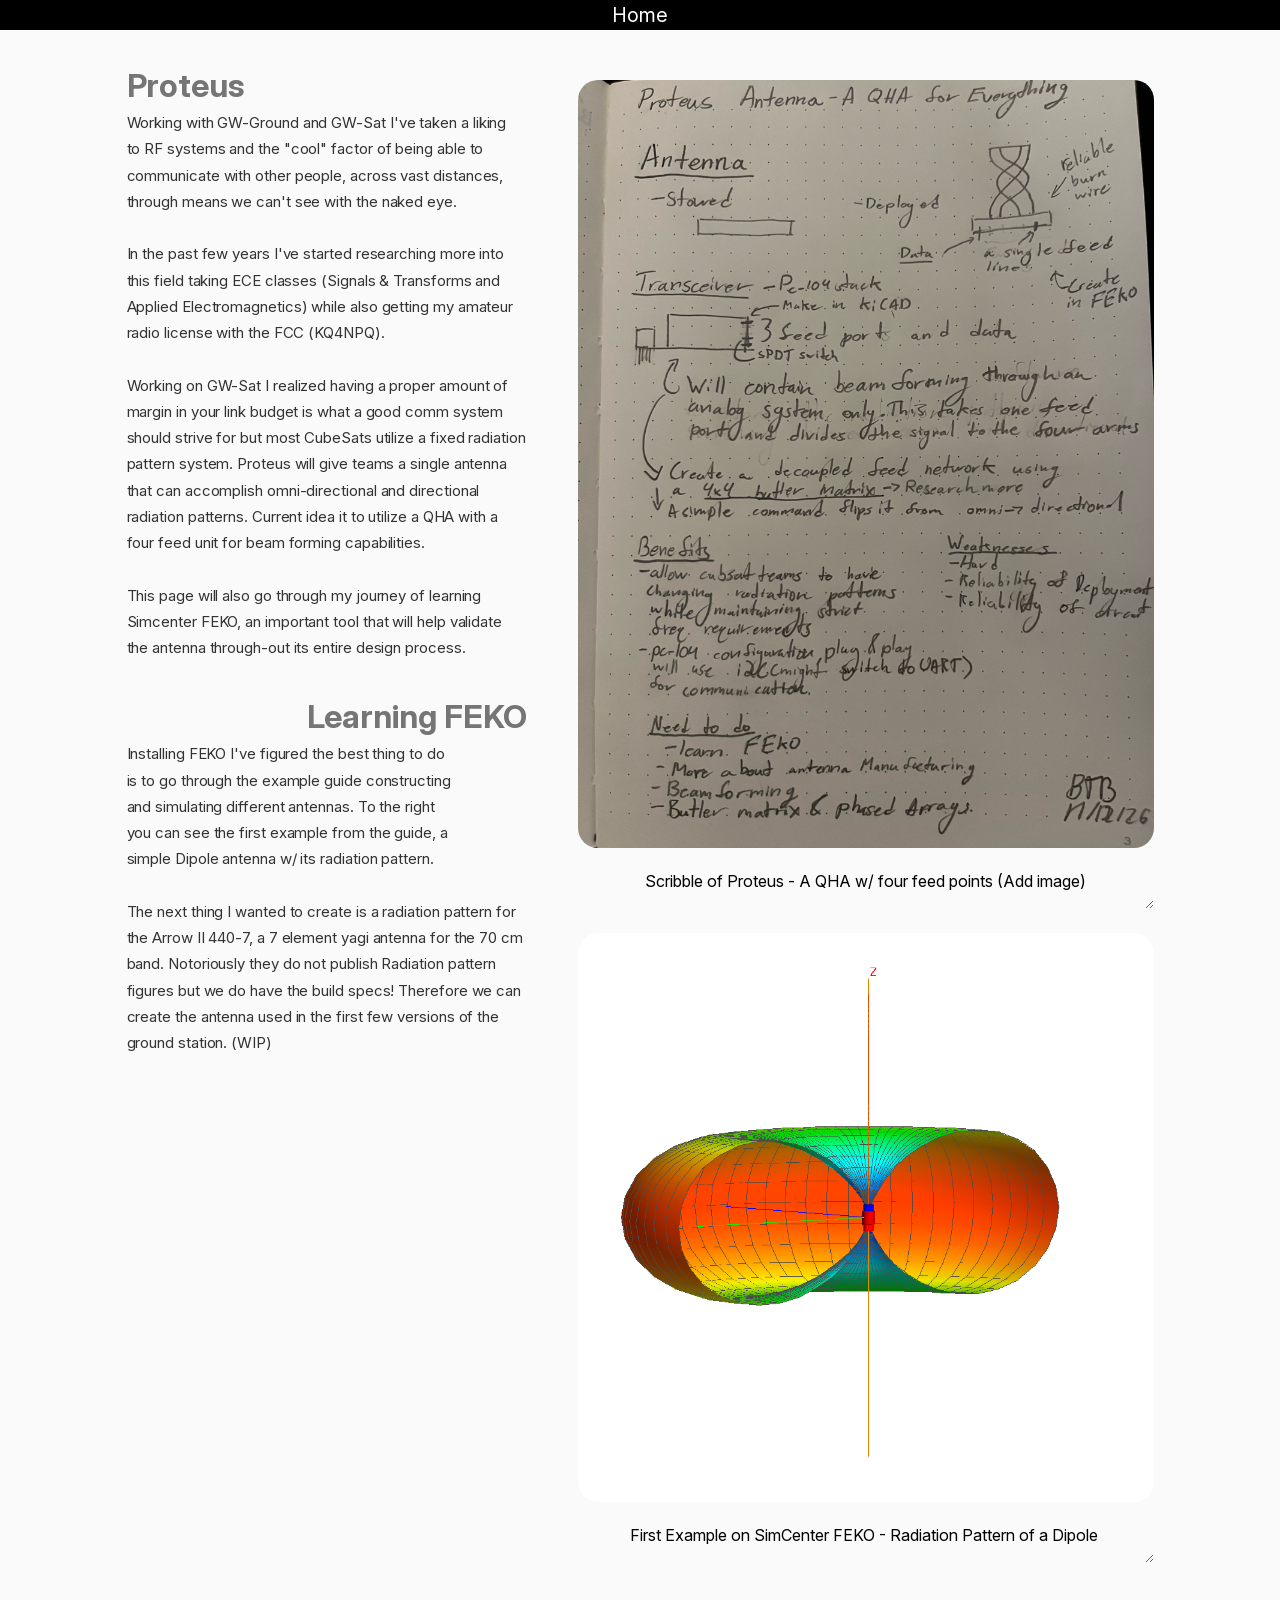
<file: proteus/index.html>
<!DOCTYPE html><html lang="en" data-ws-project="8fa92c78-867e-434c-aba7-de6b9a9edf6d" data-ws-version="1580" data-ws-last-published="2026-11-12T06:38:40.735Z"><head><link rel="stylesheet" type="text/css" href="/assets/static/app_generated_index-6937cd5a.DpgaOprQ.css"><meta charSet="UTF-8"/><meta name="viewport" content="width=device-width,initial-scale=1"/><link rel="icon" href="/assets/GWU_Satellite_iLB-xbuAW-ZnV7qkZNghq.png"/><meta property="og:url" content="https://url/proteus"/><meta property="og:title" content="Untitled"/><meta property="og:type" content="website"/><meta property="og:site_name" content="Bogdan Bunea Portfolio"/><meta name="robots" content="noindex, nofollow"/><meta property="twitter:card" content="summary_large_image"/><title>Untitled</title><script type="application/ld+json">{
  "@context": "https://schema.org",
  "@type": "WebSite",
  "name": "Bogdan Bunea Portfolio"
}</script></head><body class="w-element c863ib0 cqs0d5h c9ia849 c7nu1vw c1enkfna c1tif9p3"><div class="w-element"><a class="w-element c863ib0 c1jebl5l cgmb64m c7ljnp5 cnpecfq cr3339l c1u21a1z" href="/">Home</a></div><div class="w-element c1pz1o1n"><div class="w-element c1vyjej4 cas45oq chb31ly c1hpj6a7 ciu0mnr cwcmw8y c10e2vss"><div class="w-box c1pz1o1n c1ykb922 c1vyjej4 c1kt1fsu c12xke6a chb31ly c1dzua9o cjttqh0 c1fu3rjz c17d6kk2 c1cx5k5f c1sfuasr cqx2say c1jz80a3 c1fnx1sz c1y64edw c155mt7o c1tjls5k c1mkvfhk c7eyijz"><div class="w-box c1inuj3g cqx2say c1jz80a3 c1yhf8l4 c1nckt3g ciksn3i c1vyjej4 c1kt1fsu c1jqlqh0 c41ged7 cas45oq c1osh9b5 c8eanx5 cfn8k2k c1nm525m cbhlnmk cwlrc9s"><h1 class="w-element c9ia849 cfn8k2k c10ovjow c51piig c13v1604 c5y6nqd c863ib0 c1t8wo2n chb31ly cr1h9e2 c1cx5k5f cd3ep7y">Proteus</h1><p class="w-paragraph cbq63cf cgmb64m c13v1604 c51piig c1tio4l6 c144lot0 cfn8k2k c1nm525m cqs0d5h c17w28al c1j0p7si c1wp1spm c19au1rw c1cohq8p c19wi915 c13n5ps0 cmszrc2 c1mhairp c1aduj8x">Working with GW-Ground and GW-Sat I&#x27;ve taken a liking to RF systems and the &quot;cool&quot; factor of being able to communicate with other people, across vast distances, through means we can&#x27;t see with the naked eye. 

In the past few years I&#x27;ve started researching more into this field taking ECE classes (Signals &amp; Transforms and Applied Electromagnetics) while also getting my amateur radio license with the FCC (KQ4NPQ). 

Working on GW-Sat I realized having a proper amount of margin in your link budget is what a good comm system should strive for but most CubeSats utilize a fixed radiation pattern system. Proteus will give teams a single antenna that can accomplish omni-directional and directional radiation patterns. Current idea it to utilize a QHA with a four feed unit for beam forming capabilities. 

This page will also go through my journey of learning Simcenter FEKO, an important tool that will help validate the antenna through-out its entire design process.</p></div><div class="w-box c1inuj3g cqx2say c1jz80a3 c1yhf8l4 c1nckt3g ciksn3i c863ib0 c1kt1fsu cg1kwfu c1ef4es7 cbhlnmk cwlrc9s"><h1 class="w-element c9ia849 cfn8k2k c10ovjow c51piig c13v1604 c5y6nqd c1vyjej4 cas45oq c1awt2yw cr1h9e2 c1cx5k5f cd3ep7y">Learning FEKO</h1><p class="w-paragraph cbq63cf cgmb64m c13v1604 c1uwllll c1tio4l6 c144lot0 cfn8k2k c1nm525m cqs0d5h c17w28al c1j0p7si c1wp1spm c19au1rw c1cohq8p chrardy c19wi915 c13n5ps0 cmszrc2 c1mhairp c1aduj8x">Installing FEKO I&#x27;ve figured the best thing to do is to go through the example guide constructing and simulating different antennas. To the right you can see the first example from the guide, a simple Dipole antenna w/ its radiation pattern. 

The next thing I wanted to create is a radiation pattern for the Arrow II 440-7, a 7 element yagi antenna for the 70 cm band. Notoriously they do not publish Radiation pattern figures but we do have the build specs! Therefore we can create the antenna used in the first few versions of the ground station. (WIP)</p></div></div><div class="w-box c1vyjej4 cwcmw8y c10e2vss cbi9v8h c1fhmq56 cef4656 c1ocq3aj c12xke6a c1awt2yw c1pz1o1n cfn8k2k c1nm525m cnu6pd9 cmbqghp cmxvgrt cw3b7bc c117vrdh cjqe4wz c19pljyg c33v7jp c17q5uv9 c1qnw43s c1gw9iwf c1btptgv copucx8"><img class="w-image c1vyjej4 c131h3s0 c1srjwaz cfo82vc c1b7q2ca c1mnhmui c12xke6a c1awt2yw c1cx5k5f c10e2vss ciye2kg c14mctuh c15ghiy9 cg2kgd7 c988rig" alt="" width="960" height="1280" sizes="100vw" srcSet="/assets/IMG_7591_Large_W3JgHtTTiPwq0QAfdDGml.png 16w, /assets/IMG_7591_Large_W3JgHtTTiPwq0QAfdDGml.png 32w, /assets/IMG_7591_Large_W3JgHtTTiPwq0QAfdDGml.png 48w, /assets/IMG_7591_Large_W3JgHtTTiPwq0QAfdDGml.png 64w, /assets/IMG_7591_Large_W3JgHtTTiPwq0QAfdDGml.png 96w, /assets/IMG_7591_Large_W3JgHtTTiPwq0QAfdDGml.png 128w, /assets/IMG_7591_Large_W3JgHtTTiPwq0QAfdDGml.png 256w, /assets/IMG_7591_Large_W3JgHtTTiPwq0QAfdDGml.png 384w, /assets/IMG_7591_Large_W3JgHtTTiPwq0QAfdDGml.png 640w, /assets/IMG_7591_Large_W3JgHtTTiPwq0QAfdDGml.png 750w, /assets/IMG_7591_Large_W3JgHtTTiPwq0QAfdDGml.png 828w, /assets/IMG_7591_Large_W3JgHtTTiPwq0QAfdDGml.png 1080w, /assets/IMG_7591_Large_W3JgHtTTiPwq0QAfdDGml.png 1200w, /assets/IMG_7591_Large_W3JgHtTTiPwq0QAfdDGml.png 1920w" src="/assets/IMG_7591_Large_W3JgHtTTiPwq0QAfdDGml.png" decoding="async" loading="lazy"/><textarea class="w-element c1vyjej4 cr3339l c85z5pv c1arny9w c1eztivz cj36w3z c14a8fha caz9k3q c1nm525m c13g2f6a cstrdz9 c1mmbnnb cas45oq chb31ly">Scribble of Proteus - A QHA w/ four feed points (Add image)</textarea><img class="w-image c1vyjej4 c131h3s0 c1srjwaz cfo82vc c1b7q2ca c1mnhmui c12xke6a c1awt2yw c14mctuh c15ghiy9 cg2kgd7 c988rig" alt="" width="900" height="889" sizes="100vw" srcSet="/assets/farfield1_Hg4jtwcZ_hnZpFdibMZT7.png 16w, /assets/farfield1_Hg4jtwcZ_hnZpFdibMZT7.png 32w, /assets/farfield1_Hg4jtwcZ_hnZpFdibMZT7.png 48w, /assets/farfield1_Hg4jtwcZ_hnZpFdibMZT7.png 64w, /assets/farfield1_Hg4jtwcZ_hnZpFdibMZT7.png 96w, /assets/farfield1_Hg4jtwcZ_hnZpFdibMZT7.png 128w, /assets/farfield1_Hg4jtwcZ_hnZpFdibMZT7.png 256w, /assets/farfield1_Hg4jtwcZ_hnZpFdibMZT7.png 384w, /assets/farfield1_Hg4jtwcZ_hnZpFdibMZT7.png 640w, /assets/farfield1_Hg4jtwcZ_hnZpFdibMZT7.png 750w, /assets/farfield1_Hg4jtwcZ_hnZpFdibMZT7.png 828w, /assets/farfield1_Hg4jtwcZ_hnZpFdibMZT7.png 1080w, /assets/farfield1_Hg4jtwcZ_hnZpFdibMZT7.png 1200w, /assets/farfield1_Hg4jtwcZ_hnZpFdibMZT7.png 1920w" src="/assets/farfield1_Hg4jtwcZ_hnZpFdibMZT7.png" decoding="async" loading="lazy"/><textarea class="w-element c863ib0 cr3339l c85z5pv c1arny9w c1eztivz cj36w3z c14a8fha caz9k3q c1nm525m c13g2f6a cstrdz9 c1mmbnnb cas45oq chb31ly cwcmw8y c10e2vss">First Example on SimCenter FEKO - Radiation Pattern of a Dipole </textarea></div></div></div><script id="vike_pageContext" type="application/json">{"pageId":"\/pages\/proteus","routeParams":{},"data":{"url":"https:\/\/url\/proteus","system":{"params":{},"search":{},"origin":"https:\/\/url","pathname":"\/proteus"},"resources":{},"pageMeta":{"title":"Untitled","description":"","excludePageFromSearch":true,"language":"","socialImageAssetName":"!undefined","socialImageUrl":"","status":"!undefined","redirect":"","content":"","custom":[]}}}</script><script id="vike_globalContext" type="application/json">{}</script><script src="/assets/entries/entry-server-routing.HqSp5dVr.js" type="module" async></script><link rel="modulepreload" href="/assets/entries/pages_proteus.DL8yHm2v.js" as="script" type="text/javascript"><link rel="modulepreload" href="/assets/chunks/chunk-Cvr09sHa.js" as="script" type="text/javascript"></body></html>
</file>
<file: assets/static/app_generated_index-6937cd5a.DpgaOprQ.css>
@font-face{font-family:Inter Variable;font-style:normal;font-weight:100 900;font-display:swap;src:url(/assets/InterVariable_qDqxtwB6S7W69tcm-FSxu.woff2)format("woff2")}@layer presets{:root{white-space:pre-wrap;white-space-collapse:preserve;grid-template-rows:auto;grid-template-columns:1fr;min-height:100%;font-family:Arial,Roboto,sans-serif;font-size:16px;line-height:1.2;display:grid}a.w-element{box-sizing:border-box}body.w-element{box-sizing:border-box;-webkit-font-smoothing:antialiased;-moz-osx-font-smoothing:grayscale;min-width:0;margin:0}div.w-element,h1.w-element,li.w-element{box-sizing:border-box}textarea.w-element{box-sizing:border-box;border-style:solid;margin:0;font-family:inherit;font-size:100%;line-height:1.15}ul.w-element{box-sizing:border-box}body.w-body{box-sizing:border-box;-webkit-font-smoothing:antialiased;-moz-osx-font-smoothing:grayscale;min-width:0;margin:0}div.w-box{box-sizing:border-box}img.w-image{box-sizing:border-box;max-width:100%;height:auto;display:block}h1.w-heading,h2.w-heading,h3.w-heading,p.w-paragraph{box-sizing:border-box}a.w-link{box-sizing:border-box;display:inline-block}div.w-html-embed{white-space:normal;white-space-collapse:collapse;display:contents}}:root{letter-spacing:-.005em;--font-lineheight-00:.95;--font-lineheight-0:1.1;--font-lineheight-1:1.25;--font-lineheight-2:1.375;--font-lineheight-3:1.5;--font-lineheight-4:1.75;--font-lineheight-5:2;--font-letterspacing-0:-.05em;--font-letterspacing-1:.025em;--font-letterspacing-2:.05em;--font-letterspacing-3:.075em;--font-letterspacing-4:.15em;--font-letterspacing-5:.5em;--font-letterspacing-6:.75em;--font-letterspacing-7:1em;--font-size-00:.5rem;--font-size-0:.75rem;--font-size-1:1rem;--font-size-2:1.1rem;--font-size-3:1.25rem;--font-size-4:1.5rem;--font-size-5:2rem;--font-size-6:2.5rem;--font-size-7:3rem;--font-size-8:3.5rem;--font-size-fluid-0:clamp(.75rem,2vw,1rem);--font-size-fluid-1:clamp(1rem,4vw,1.5rem);--font-size-fluid-2:clamp(1.5rem,6vw,2.5rem);--font-size-fluid-3:clamp(2rem,9vw,3.5rem);--size-000:-.5rem;--size-00:-.25rem;--size-1:.25rem;--size-2:.5rem;--size-3:1rem;--size-4:1.25rem;--size-5:1.5rem;--size-6:1.75rem;--size-7:2rem;--size-8:3rem;--size-9:4rem;--size-10:5rem;--size-11:7.5rem;--size-12:10rem;--size-13:15rem;--size-14:20rem;--size-15:30rem;--size-px-000:-8px;--size-px-00:-4px;--size-px-1:4px;--size-px-2:8px;--size-px-3:16px;--size-px-4:20px;--size-px-5:24px;--size-px-6:28px;--size-px-7:32px;--size-px-8:48px;--size-px-9:64px;--size-px-10:80px;--size-px-11:120px;--size-px-12:160px;--size-px-13:240px;--size-px-14:320px;--size-px-15:480px;--size-fluid-1:clamp(.5rem,1vw,1rem);--size-fluid-2:clamp(1rem,2vw,1.5rem);--size-fluid-3:clamp(1.5rem,3vw,2rem);--size-fluid-4:clamp(2rem,4vw,3rem);--size-fluid-5:clamp(4rem,5vw,5rem);--size-fluid-6:clamp(5rem,7vw,7.5rem);--size-fluid-7:clamp(7.5rem,10vw,10rem);--size-fluid-8:clamp(10rem,20vw,15rem);--size-fluid-9:clamp(15rem,30vw,20rem);--size-fluid-10:clamp(20rem,40vw,30rem);--size-content-1:20ch;--size-content-2:45ch;--size-content-3:60ch;--size-header-1:20ch;--size-header-2:25ch;--size-header-3:35ch;--size-xxs:240px;--size-xs:360px;--size-sm:480px;--size-md:768px;--size-lg:1024px;--size-xl:1440px;--size-xxl:1920px;--size-relative-000:-.5ch;--size-relative-00:-.25ch;--size-relative-1:.25ch;--size-relative-2:.5ch;--size-relative-3:1ch;--size-relative-4:1.25ch;--size-relative-5:1.5ch;--size-relative-6:1.75ch;--size-relative-7:2ch;--size-relative-8:3ch;--size-relative-9:4ch;--size-relative-10:5ch;--size-relative-11:7.5ch;--size-relative-12:10ch;--size-relative-13:15ch;--size-relative-14:20ch;--size-relative-15:30ch;--ease-1:cubic-bezier(.25,0,.5,1);--ease-2:cubic-bezier(.25,0,.4,1);--ease-3:cubic-bezier(.25,0,.3,1);--ease-4:cubic-bezier(.25,0,.2,1);--ease-5:cubic-bezier(.25,0,.1,1);--ease-in-1:cubic-bezier(.25,0,1,1);--ease-in-2:cubic-bezier(.5,0,1,1);--ease-in-3:cubic-bezier(.7,0,1,1);--ease-in-4:cubic-bezier(.9,0,1,1);--ease-in-5:cubic-bezier(1,0,1,1);--ease-out-1:cubic-bezier(0,0,.75,1);--ease-out-2:cubic-bezier(0,0,.5,1);--ease-out-3:cubic-bezier(0,0,.3,1);--ease-out-4:cubic-bezier(0,0,.1,1);--ease-out-5:cubic-bezier(0,0,0,1);--ease-in-out-1:cubic-bezier(.1,0,.9,1);--ease-in-out-2:cubic-bezier(.3,0,.7,1);--ease-in-out-3:cubic-bezier(.5,0,.5,1);--ease-in-out-4:cubic-bezier(.7,0,.3,1);--ease-in-out-5:cubic-bezier(.9,0,.1,1);--ease-elastic-out-1:cubic-bezier(.5,.75,.75,1.25);--ease-elastic-out-2:cubic-bezier(.5,1,.75,1.25);--ease-elastic-out-3:cubic-bezier(.5,1.25,.75,1.25);--ease-elastic-out-4:cubic-bezier(.5,1.5,.75,1.25);--ease-elastic-out-5:cubic-bezier(.5,1.75,.75,1.25);--ease-elastic-in-1:cubic-bezier(.5,-.25,.75,1);--ease-elastic-in-2:cubic-bezier(.5,-.5,.75,1);--ease-elastic-in-3:cubic-bezier(.5,-.75,.75,1);--ease-elastic-in-4:cubic-bezier(.5,-1,.75,1);--ease-elastic-in-5:cubic-bezier(.5,-1.25,.75,1);--ease-elastic-in-out-1:cubic-bezier(.5,-.1,.1,1.5);--ease-elastic-in-out-2:cubic-bezier(.5,-.3,.1,1.5);--ease-elastic-in-out-3:cubic-bezier(.5,-.5,.1,1.5);--ease-elastic-in-out-4:cubic-bezier(.5,-.7,.1,1.5);--ease-elastic-in-out-5:cubic-bezier(.5,-.9,.1,1.5);--ease-step-1:steps(2);--ease-step-2:steps(3);--ease-step-3:steps(4);--ease-step-4:steps(7);--ease-step-5:steps(10);--ease-elastic-1:var(--ease-elastic-out-1);--ease-elastic-2:var(--ease-elastic-out-2);--ease-elastic-3:var(--ease-elastic-out-3);--ease-elastic-4:var(--ease-elastic-out-4);--ease-elastic-5:var(--ease-elastic-out-5);--ease-squish-1:var(--ease-elastic-in-out-1);--ease-squish-2:var(--ease-elastic-in-out-2);--ease-squish-3:var(--ease-elastic-in-out-3);--ease-squish-4:var(--ease-elastic-in-out-4);--ease-squish-5:var(--ease-elastic-in-out-5);--ease-spring-1:linear(0,.006,.025 2.8%,.101 6.1%,.539 18.9%,.721 25.3%,.849 31.5%,.937 38.1%,.968 41.8%,.991 45.7%,1.006 50.1%,1.015 55%,1.017 63.9%,1.001);--ease-spring-2:linear(0,.007,.029 2.2%,.118 4.7%,.625 14.4%,.826 19%,.902,.962,1.008 26.1%,1.041 28.7%,1.064 32.1%,1.07 36%,1.061 40.5%,1.015 53.4%,.999 61.6%,.995 71.2%,1);--ease-spring-3:linear(0,.009,.035 2.1%,.141 4.4%,.723 12.9%,.938 16.7%,1.017,1.077,1.121,1.149 24.3%,1.159,1.163,1.161,1.154 29.9%,1.129 32.8%,1.051 39.6%,1.017 43.1%,.991,.977 51%,.974 53.8%,.975 57.1%,.997 69.8%,1.003 76.9%,1);--ease-spring-4:linear(0,.009,.037 1.7%,.153 3.6%,.776 10.3%,1.001,1.142 16%,1.185,1.209 19%,1.215 19.9% 20.8%,1.199,1.165 25%,1.056 30.3%,1.008 33%,.973,.955 39.2%,.953 41.1%,.957 43.3%,.998 53.3%,1.009 59.1% 63.7%,.998 78.9%,1);--ease-spring-5:linear(0,.01,.04 1.6%,.161 3.3%,.816 9.4%,1.046,1.189 14.4%,1.231,1.254 17%,1.259,1.257 18.6%,1.236,1.194 22.3%,1.057 27%,.999 29.4%,.955 32.1%,.942,.935 34.9%,.933,.939 38.4%,1 47.3%,1.011,1.017 52.6%,1.016 56.4%,1 65.2%,.996 70.2%,1.001 87.2%,1);--ease-bounce-1:linear(0,.004,.016,.035,.063,.098,.141,.191,.25,.316,.391 36.8%,.563,.766,1 58.8%,.946,.908 69.1%,.895,.885,.879,.878,.879,.885,.895,.908 89.7%,.946,1);--ease-bounce-2:linear(0,.004,.016,.035,.063,.098,.141 15.1%,.25,.391,.562,.765,1,.892 45.2%,.849,.815,.788,.769,.757,.753,.757,.769,.788,.815,.85,.892 75.2%,1 80.2%,.973,.954,.943,.939,.943,.954,.973,1);--ease-bounce-3:linear(0,.004,.016,.035,.062,.098,.141 11.4%,.25,.39,.562,.764,1 30.3%,.847 34.8%,.787,.737,.699,.672,.655,.65,.656,.672,.699,.738,.787,.847 61.7%,1 66.2%,.946,.908,.885 74.2%,.879,.878,.879,.885 79.5%,.908,.946,1 87.4%,.981,.968,.96,.957,.96,.968,.981,1);--ease-bounce-4:linear(0,.004,.016 3%,.062,.141,.25,.391,.562 18.2%,1 24.3%,.81,.676 32.3%,.629,.595,.575,.568,.575,.595,.629,.676 48.2%,.811,1 56.2%,.918,.86,.825,.814,.825,.86,.918,1 77.2%,.94 80.6%,.925,.92,.925,.94 87.5%,1 90.9%,.974,.965,.974,1);--ease-bounce-5:linear(0,.004,.016 2.5%,.063,.141,.25 10.1%,.562,1 20.2%,.783,.627,.534 30.9%,.511,.503,.511,.534 38%,.627,.782,1 48.7%,.892,.815,.769 56.3%,.757,.753,.757,.769 61.3%,.815,.892,1 68.8%,.908 72.4%,.885,.878,.885,.908 79.4%,1 83%,.954 85.5%,.943,.939,.943,.954 90.5%,1 93%,.977,.97,.977,1);--layer-1:1;--layer-2:2;--layer-3:3;--layer-4:4;--layer-5:5;--layer-important:2147480000;--shadow-color:220 3% 15%;--shadow-strength:1%;--inner-shadow-highlight:inset 0-.5px 0 0#fff,inset 0 .5px 0 0 #0001;--shadow-1:0 1px 2px -1px hsl(var(--shadow-color)/calc(var(--shadow-strength) + 9%));--shadow-2:0 3px 5px -2px hsl(var(--shadow-color)/calc(var(--shadow-strength) + 3%)),0 7px 14px -5px hsl(var(--shadow-color)/calc(var(--shadow-strength) + 5%));--shadow-3:0 -1px 3px 0 hsl(var(--shadow-color)/calc(var(--shadow-strength) + 2%)),0 1px 2px -5px hsl(var(--shadow-color)/calc(var(--shadow-strength) + 2%)),0 2px 5px -5px hsl(var(--shadow-color)/calc(var(--shadow-strength) + 4%)),0 4px 12px -5px hsl(var(--shadow-color)/calc(var(--shadow-strength) + 5%)),0 12px 15px -5px hsl(var(--shadow-color)/calc(var(--shadow-strength) + 7%));--shadow-4:0 -2px 5px 0 hsl(var(--shadow-color)/calc(var(--shadow-strength) + 2%)),0 1px 1px -2px hsl(var(--shadow-color)/calc(var(--shadow-strength) + 3%)),0 2px 2px -2px hsl(var(--shadow-color)/calc(var(--shadow-strength) + 3%)),0 5px 5px -2px hsl(var(--shadow-color)/calc(var(--shadow-strength) + 4%)),0 9px 9px -2px hsl(var(--shadow-color)/calc(var(--shadow-strength) + 5%)),0 16px 16px -2px hsl(var(--shadow-color)/calc(var(--shadow-strength) + 6%));--shadow-5:0 -1px 2px 0 hsl(var(--shadow-color)/calc(var(--shadow-strength) + 2%)),0 2px 1px -2px hsl(var(--shadow-color)/calc(var(--shadow-strength) + 3%)),0 5px 5px -2px hsl(var(--shadow-color)/calc(var(--shadow-strength) + 3%)),0 10px 10px -2px hsl(var(--shadow-color)/calc(var(--shadow-strength) + 4%)),0 20px 20px -2px hsl(var(--shadow-color)/calc(var(--shadow-strength) + 5%)),0 40px 40px -2px hsl(var(--shadow-color)/calc(var(--shadow-strength) + 7%));--shadow-6:0 -1px 2px 0 hsl(var(--shadow-color)/calc(var(--shadow-strength) + 2%)),0 3px 2px -2px hsl(var(--shadow-color)/calc(var(--shadow-strength) + 3%)),0 7px 5px -2px hsl(var(--shadow-color)/calc(var(--shadow-strength) + 3%)),0 12px 10px -2px hsl(var(--shadow-color)/calc(var(--shadow-strength) + 4%)),0 22px 18px -2px hsl(var(--shadow-color)/calc(var(--shadow-strength) + 5%)),0 41px 33px -2px hsl(var(--shadow-color)/calc(var(--shadow-strength) + 6%)),0 100px 80px -2px hsl(var(--shadow-color)/calc(var(--shadow-strength) + 7%));--inner-shadow-0:inset 0 0 0 1px hsl(var(--shadow-color)/calc(var(--shadow-strength) + 9%));--inner-shadow-1:inset 0 1px 2px 0 hsl(var(--shadow-color)/calc(var(--shadow-strength) + 9%)),var(--inner-shadow-highlight);--inner-shadow-2:inset 0 1px 4px 0 hsl(var(--shadow-color)/calc(var(--shadow-strength) + 9%)),var(--inner-shadow-highlight);--inner-shadow-3:inset 0 2px 8px 0 hsl(var(--shadow-color)/calc(var(--shadow-strength) + 9%)),var(--inner-shadow-highlight);--inner-shadow-4:inset 0 2px 14px 0 hsl(var(--shadow-color)/calc(var(--shadow-strength) + 9%)),var(--inner-shadow-highlight);--ratio-square:1;--ratio-landscape:4/3;--ratio-portrait:3/4;--ratio-widescreen:16/9;--ratio-ultrawide:18/5;--ratio-golden:1.618/1;--gray-0:#fff;--gray-1:unset;--gray-2:#f8f8f8;--gray-3:unset;--gray-4:#d8d8d8;--gray-5:unset;--gray-6:#9c9c9c;--gray-7:#757575;--gray-8:unset;--gray-9:unset;--gray-10:unset;--gray-11:#1b1b1b;--gray-12:#080808;--stone-0:#f8fafb;--stone-1:#f2f4f6;--stone-2:#ebedef;--stone-3:#e0e4e5;--stone-4:#d1d6d8;--stone-5:#b1b6b9;--stone-6:#979b9d;--stone-7:#7e8282;--stone-8:#666968;--stone-9:#50514f;--stone-10:#3a3a37;--stone-11:#252521;--stone-12:#121210;--red-0:#fff5f5;--red-1:#ffe3e3;--red-2:#ffc9c9;--red-3:#ffa8a8;--red-4:#ff8787;--red-5:#ff6b6b;--red-6:#fa5252;--red-7:#f03e3e;--red-8:#e03131;--red-9:#c92a2a;--red-10:#b02525;--red-11:#962020;--red-12:#7d1a1a;--pink-0:#fff0f6;--pink-1:#ffdeeb;--pink-2:#fcc2d7;--pink-3:#faa2c1;--pink-4:#f783ac;--pink-5:#f06595;--pink-6:#e64980;--pink-7:#d6336c;--pink-8:#c2255c;--pink-9:#a61e4d;--pink-10:#8c1941;--pink-11:#731536;--pink-12:#59102a;--purple-0:#f8f0fc;--purple-1:#f3d9fa;--purple-2:#eebefa;--purple-3:#e599f7;--purple-4:#da77f2;--purple-5:#cc5de8;--purple-6:#be4bdb;--purple-7:#ae3ec9;--purple-8:#9c36b5;--purple-9:#862e9c;--purple-10:#702682;--purple-11:#5a1e69;--purple-12:#44174f;--violet-0:#f3f0ff;--violet-1:#e5dbff;--violet-2:#d0bfff;--violet-3:#b197fc;--violet-4:#9775fa;--violet-5:#845ef7;--violet-6:#7950f2;--violet-7:#7048e8;--violet-8:#6741d9;--violet-9:#5f3dc4;--violet-10:#5235ab;--violet-11:#462d91;--violet-12:#3a2578;--indigo-0:#edf2ff;--indigo-1:#dbe4ff;--indigo-2:#bac8ff;--indigo-3:#91a7ff;--indigo-4:#748ffc;--indigo-5:#5c7cfa;--indigo-6:#4c6ef5;--indigo-7:#4263eb;--indigo-8:#3b5bdb;--indigo-9:#364fc7;--indigo-10:#2f44ad;--indigo-11:#283a94;--indigo-12:#21307a;--blue-0:unset;--blue-1:unset;--blue-2:#d0e6ff;--blue-3:unset;--blue-4:unset;--blue-5:unset;--blue-6:unset;--blue-7:#000aff;--blue-8:unset;--blue-9:unset;--blue-10:unset;--blue-11:unset;--blue-12:unset;--cyan-0:#e3fafc;--cyan-1:#c5f6fa;--cyan-2:#99e9f2;--cyan-3:#66d9e8;--cyan-4:#3bc9db;--cyan-5:#22b8cf;--cyan-6:#15aabf;--cyan-7:#1098ad;--cyan-8:#0c8599;--cyan-9:#0b7285;--cyan-10:#095c6b;--cyan-11:#074652;--cyan-12:#053038;--teal-0:#e0fff8;--teal-1:unset;--teal-2:unset;--teal-3:unset;--teal-4:unset;--teal-5:unset;--teal-6:#2ab090;--teal-7:unset;--teal-8:unset;--teal-9:#1d7b65;--teal-10:unset;--teal-11:unset;--teal-12:unset;--green-0:unset;--green-1:unset;--green-2:unset;--green-3:unset;--green-4:unset;--green-5:unset;--green-6:#62ba1b;--green-7:#3f8e00;--green-8:#398000;--green-9:unset;--green-10:unset;--green-11:unset;--green-12:unset;--lime-0:#f4fce3;--lime-1:#e9fac8;--lime-2:#d8f5a2;--lime-3:#c0eb75;--lime-4:#a9e34b;--lime-5:#94d82d;--lime-6:#82c91e;--lime-7:#74b816;--lime-8:#66a80f;--lime-9:#5c940d;--lime-10:#4c7a0b;--lime-11:#3c6109;--lime-12:#2c4706;--yellow-0:#fff6e9;--yellow-1:unset;--yellow-2:unset;--yellow-3:unset;--yellow-4:unset;--yellow-5:unset;--yellow-6:unset;--yellow-7:unset;--yellow-8:unset;--yellow-9:unset;--yellow-10:unset;--yellow-11:unset;--yellow-12:unset;--orange-0:#fff6e9;--orange-1:unset;--orange-2:unset;--orange-3:unset;--orange-4:unset;--orange-5:unset;--orange-6:unset;--orange-7:#ffa217;--orange-8:unset;--orange-9:#99610e;--orange-10:unset;--orange-11:unset;--orange-12:unset;--choco-0:#fff8dc;--choco-1:#fce1bc;--choco-2:#f7ca9e;--choco-3:#f1b280;--choco-4:#e99b62;--choco-5:#df8545;--choco-6:#d46e25;--choco-7:#bd5f1b;--choco-8:#a45117;--choco-9:#8a4513;--choco-10:#703a13;--choco-11:#572f12;--choco-12:#3d210d;--brown-0:#faf4eb;--brown-1:#ede0d1;--brown-2:#e0cab7;--brown-3:#d3b79e;--brown-4:#c5a285;--brown-5:#b78f6d;--brown-6:#a87c56;--brown-7:#956b47;--brown-8:#825b3a;--brown-9:#6f4b2d;--brown-10:#5e3a21;--brown-11:#4e2b15;--brown-12:#422412;--sand-0:#f8fafb;--sand-1:#e6e4dc;--sand-2:#d5cfbd;--sand-3:#c2b9a0;--sand-4:#aea58c;--sand-5:#9a9178;--sand-6:#867c65;--sand-7:#736a53;--sand-8:#5f5746;--sand-9:#4b4639;--sand-10:#38352d;--sand-11:#252521;--sand-12:#121210;--camo-0:#f9fbe7;--camo-1:#e8ed9c;--camo-2:#d2df4e;--camo-3:#c2ce34;--camo-4:#b5bb2e;--camo-5:#a7a827;--camo-6:#999621;--camo-7:#8c851c;--camo-8:#7e7416;--camo-9:#6d6414;--camo-10:#5d5411;--camo-11:#4d460e;--camo-12:#36300a;--jungle-0:#ecfeb0;--jungle-1:#def39a;--jungle-2:#d0e884;--jungle-3:#c2dd6e;--jungle-4:#b5d15b;--jungle-5:#a8c648;--jungle-6:#9bbb36;--jungle-7:#8fb024;--jungle-8:#84a513;--jungle-9:#7a9908;--jungle-10:#658006;--jungle-11:#516605;--jungle-12:#3d4d04;--gradient-1:linear-gradient(to right,#484848 0%,#1b1b1b00 100%);--gradient-2:linear-gradient(to bottom right,#48005c,#8300e2,#a269ff);--gradient-3:radial-gradient(circle at top right,#0ff,#0ff0),radial-gradient(circle at bottom left,#ff1492,#ff149200);--gradient-4:linear-gradient(to bottom right,#00f5a0,#00d9f5);--gradient-5:conic-gradient(from -270deg at 75% 110%,#f0f,#fffaf0);--gradient-6:conic-gradient(from -90deg at top left,#000,#fff);--gradient-7:linear-gradient(to bottom right,#72c6ef,#004e8f);--gradient-8:conic-gradient(from 90deg at 50% 0%,#111,50%,#222,#111);--gradient-9:conic-gradient(from .5turn at bottom center,#add8e6,#fff);--gradient-10:conic-gradient(from 90deg at 40% -25%,gold,#f79d03,#ee6907,#e6390a,#de0d0d,#d61039,#cf1261,#c71585,#cf1261,#d61039,#de0d0d,#ee6907,#f79d03,gold,gold,gold);--gradient-11:conic-gradient(at bottom left,#ff1493,cyan);--gradient-12:conic-gradient(from 90deg at 25% -10%,#ff4500,#d3f340,#7bee85,#afeeee,#7bee85);--gradient-13:radial-gradient(circle at 50% 200%,#000142,#3b0083,#b300c3,#ff059f,#ff4661,#ffad86,#fff3c7);--gradient-14:conic-gradient(at top right,lime,cyan);--gradient-15:linear-gradient(to bottom right,#c7d2fe,#fecaca,#fef3c7);--gradient-16:radial-gradient(circle at 50% -250%,#374151,#111827,#000);--gradient-17:conic-gradient(from -90deg at 50% -25%,blue,#8a2be2);--gradient-18:linear-gradient(0deg,#f00c,#f000 75%),linear-gradient(60deg,#ff0c,#ff00 75%),linear-gradient(120deg,#0f0c,#0f00 75%),linear-gradient(180deg,#0ffc,#0ff0 75%),linear-gradient(240deg,#00fc,#00f0 75%),linear-gradient(300deg,#f0fc,#f0f0 75%);--gradient-19:linear-gradient(to bottom right,#ffe259,#ffa751);--gradient-20:conic-gradient(from -135deg at -10%center,orange,#ff7715,#ff522a,#ff3f47,#ff5482,#ff69b4);--gradient-21:conic-gradient(from -90deg at 25% 115%,red,#f06,#f0c,#c0f,#60f,#00f,#00f,#00f,#00f);--gradient-22:linear-gradient(to bottom right,#acb6e5,#86fde8);--gradient-23:linear-gradient(to bottom right,#536976,#292e49);--gradient-24:conic-gradient(from .5turn at 0% 0%,#00c476,10%,#82b0ff,90%,#00c476);--gradient-25:conic-gradient(at 125% 50%,#b78cf7,#ff7c94,#ffcf0d,#ff7c94,#b78cf7);--gradient-26:linear-gradient(to bottom right,#9796f0,#fbc7d4);--gradient-27:conic-gradient(from .5turn at bottom left,#ff1493,#639);--gradient-28:conic-gradient(from -90deg at 50% 105%,#fff,orchid);--gradient-29:radial-gradient(circle at top right,#bfb3ff,#bfb3ff00),radial-gradient(circle at bottom left,#86acf9,#86acf900);--gradient-30:radial-gradient(circle at top right,#00ff80,#00ff8000),radial-gradient(circle at bottom left,#adffd6,#adffd600);--noise-1:url("data:image/svg+xml;charset=utf-8,%3Csvg viewBox='0 0 200 200' xmlns='http://www.w3.org/2000/svg'%3E%3Cfilter id='a'%3E%3CfeTurbulence type='fractalNoise' baseFrequency='.005' numOctaves='2' stitchTiles='stitch'/%3E%3C/filter%3E%3Crect width='100%25' height='100%25' filter='url(%23a)'/%3E%3C/svg%3E");--noise-2:url("data:image/svg+xml;charset=utf-8,%3Csvg viewBox='0 0 300 300' xmlns='http://www.w3.org/2000/svg'%3E%3Cfilter id='a'%3E%3CfeTurbulence type='fractalNoise' baseFrequency='.05' stitchTiles='stitch'/%3E%3C/filter%3E%3Crect width='100%25' height='100%25' filter='url(%23a)'/%3E%3C/svg%3E");--noise-3:url("data:image/svg+xml;charset=utf-8,%3Csvg viewBox='0 0 1024 1024' xmlns='http://www.w3.org/2000/svg'%3E%3Cfilter id='a'%3E%3CfeTurbulence type='fractalNoise' baseFrequency='.25' stitchTiles='stitch'/%3E%3C/filter%3E%3Crect width='100%25' height='100%25' filter='url(%23a)'/%3E%3C/svg%3E");--noise-4:url("data:image/svg+xml;charset=utf-8,%3Csvg viewBox='0 0 2056 2056' xmlns='http://www.w3.org/2000/svg'%3E%3Cfilter id='a'%3E%3CfeTurbulence type='fractalNoise' baseFrequency='.5' stitchTiles='stitch'/%3E%3C/filter%3E%3Crect width='100%25' height='100%25' filter='url(%23a)'/%3E%3C/svg%3E");--noise-5:url("data:image/svg+xml;charset=utf-8,%3Csvg viewBox='0 0 2056 2056' xmlns='http://www.w3.org/2000/svg'%3E%3Cfilter id='a'%3E%3CfeTurbulence type='fractalNoise' baseFrequency='.75' stitchTiles='stitch'/%3E%3C/filter%3E%3Crect width='100%25' height='100%25' filter='url(%23a)'/%3E%3C/svg%3E");--noise-filter-1:contrast(300%) brightness(100%);--noise-filter-2:contrast(200%) brightness(150%);--noise-filter-3:contrast(200%) brightness(250%);--noise-filter-4:contrast(200%) brightness(500%);--noise-filter-5:contrast(200%) brightness(1000%);--border-size-1:1px;--border-size-2:2px;--border-size-3:5px;--border-size-4:10px;--border-size-5:25px;--radius-1:2px;--radius-2:5px;--radius-3:1rem;--radius-4:2rem;--radius-5:4rem;--radius-6:8rem;--radius-round:100000px;--radius-conditional-1:clamp(0px, calc(100vw - 100%) * 100000,var(--radius-1));--radius-conditional-2:clamp(0px, calc(100vw - 100%) * 100000,var(--radius-2));--radius-conditional-3:clamp(0px, calc(100vw - 100%) * 100000,var(--radius-3));--radius-conditional-4:clamp(0px, calc(100vw - 100%) * 100000,var(--radius-4));--radius-conditional-5:clamp(0px, calc(100vw - 100%) * 100000,var(--radius-5));--radius-conditional-6:clamp(0px, calc(100vw - 100%) * 100000,var(--radius-6));color:var(--foreground-muted,#9c9c9c);--focus-color:var(--foreground-accent,#228be6);--focus-width:1px;--focus-offset:0;--duration-default:.2s;--easing-default:var(--ease-out-3);--gap-xs:var(--size-2);--gap-s:var(--size-fluid-3);--gap-m:var(--size-fluid-5);--gap-l:var(--size-fluid-7);--foreground-primary:var(--gray-12);--foreground-secondary:var(--background-primary,#16191d);--foreground-accent:var(--green-8);--foreground-muted:var(--gray-7,#757575);--foreground-border:var(--gray-11);--background-primary:var(--gray-0);--background-secondary:var(--gray-12);--background-accent:var(--foreground-accent);--background-card:var(--background-primary);--background-tertiary:var(--gray-11);--shadow-accent:0px 8px 30px #3f8e0080;--font-family-primary:"IBM Plex Mono",Arial;--font-family-secondary:"Raleway",Arial;font-family:Inter Variable,sans-serif;font-size:16px;font-weight:400;line-height:var(--font-lineheight-3);background-color:#fafafa}.c9yjdzs{background-color:#0000}.c1vyjej4{display:flex}.c1jebl5l{color:#fff}.cgmb64m{text-decoration-line:none}.c7ljnp5{font-size:20px}.cnpecfq{text-transform:capitalize}.cr3339l{text-align:center}.c1u21a1z{background-color:#000}.cas45oq{align-items:start}.chb31ly{justify-content:center}.caz9k3q{flex-grow:1}.c1nm525m{flex-shrink:0}.c1mmbnnb{align-self:flex-start}.csdtuf1{position:sticky}.c1ykb922{top:10rem}.c1kt1fsu{flex-direction:column}.c12xke6a{align-items:stretch}.c1dzua9o{row-gap:2rem}.cjttqh0{width:100%}.c1fu3rjz{max-width:25rem}.c17d6kk2{margin-top:2rem}.c1cx5k5f{flex-wrap:nowrap}.cwcmw8y{flex-wrap:wrap}.c10e2vss{align-content:start}.cbi9v8h{column-gap:1.5em}.c1fhmq56{row-gap:1.5em}.cef4656{margin-bottom:4rem}.c1ocq3aj{width:36rem}.c1awt2yw{justify-content:end}.c1pz1o1n{position:static}.cfn8k2k{flex-grow:0}.cnu6pd9{align-self:baseline}.cmbqghp{margin-left:50px}.c1hpj6a7{row-gap:50px}.ciu0mnr{column-gap:1px}.c863ib0{display:block}.cg1kwfu{row-gap:1.5rem}.c1ef4es7{column-gap:1.5rem}.cbq63cf{line-height:1.75}.c13v1604{margin-top:0}.c11p38f6{margin-bottom:10em}.c1tio4l6{color:#333}.c144lot0{font-size:.9375rem}.cqs0d5h{text-align:start}.c17w28al{text-wrap:balance}.c5y6nqd{order:0}.c9ia849{align-self:auto}.c10ovjow{flex-shrink:1}.c51piig{margin-bottom:0}.ctjht3i{order:1}.c1t8wo2n{align-items:end}.cr1h9e2{flex-direction:row-reverse}.cd3ep7y{align-content:end}.c131h3s0{grid-template-columns:1fr}.c1srjwaz{grid-template-rows:1fr 1fr 1fr 1fr 1fr 1fr 1fr 1fr}.cfo82vc{grid-auto-columns:1fr}.c1b7q2ca{column-gap:16px}.c1mnhmui{row-gap:16px}.ciye2kg{margin-top:50px}.c14mctuh{border-top-left-radius:20px}.c15ghiy9{border-top-right-radius:20px}.cg2kgd7{border-bottom-left-radius:20px}.c988rig{border-bottom-right-radius:20px}.c85z5pv{border-top-style:none}.c1arny9w{border-right-style:none}.c1eztivz{border-left-style:none}.cj36w3z{border-bottom-style:none}.c14a8fha{background-color:#fff0}.c1osh9b5{justify-content:start}.c13g2f6a{padding-top:0}.cstrdz9{padding-bottom:0}.cw8skfe{align-items:center}.c1nlaup3{object-fit:contain}.c1enkfna{overflow-x:visible}.c1tif9p3{overflow-y:visible}.c1fu3946{margin-bottom:5px}.c1vkyw{margin-top:5px}.c17aic64{margin-top:2px}.c1jqlqh0{row-gap:0}.c41ged7{column-gap:0}.c8eanx5{order:-1}.c7nu1vw{justify-self:auto}.cte3dqu{padding-top:8rem}.crx4hza{column-gap:1rem}.c1pt1618{max-width:90rem}.c8ocn8b{margin-right:auto}.c1907gka{margin-left:auto}.cogqn7g{padding-bottom:5rem}.c97h5gl{border-top-color:#fff}.cborgq6{border-right-color:#fff}.c1q65cux{border-bottom-color:#fff}.cu7qrp5{border-left-color:#fff}.ciu7k2m{margin-top:1rem}.cdqwix0{width:75%}.c1p4e5h{aspect-ratio:1}.c1ybr272{border-top-left-radius:50%}.c14siavy{border-top-right-radius:50%}.c1i5cfmp{border-bottom-left-radius:50%}.cougj9x{border-bottom-right-radius:50%}.co49xxb{background-color:#fff}.c1cufg7t{overflow-x:clip}.ctagith{overflow-y:clip}.cssl045{object-fit:cover}.clzjam1{object-position:50% 60%}.c1ucderk{border:.25rem solid #fff}.chgra7d{text-transform:none}.cd23fro{font-weight:400}.c14ckt81{line-height:1.4}.c13nugg0{font-size:1rem}.c1nhu45t{row-gap:1em}.c6tc5qb{width:11rem}.c6pc7uk{border-top-left-radius:1.65rem}.cp85ck4{border-top-right-radius:1.65rem}.cqlumer{border-bottom-left-radius:1.65rem}.cjhm3os{border-bottom-right-radius:1.65rem}.c18dlzvr{border-top-style:solid}.cjtu37{border-right-style:solid}.c2hrksz{border-left-style:solid}.c5cdjkw{border-bottom-style:solid}.c1aduyzm{border-top-color:#f2f2f2}.c1luxi8s{border-right-color:#f2f2f2}.c1l1t23j{border-bottom-color:#f2f2f2}.c16y49k0{border-left-color:#f2f2f2}.caul4w1{padding-top:1.25rem}.ckc7pa0{padding-right:1.5rem}.cfdbx8x{padding-bottom:1.5rem}.cy7vwz1{padding-left:1.5rem}.c4os49q{justify-content:space-between}.cew8xjl{background-color:#0a66c2}.c1yd9u9v{position:relative}.c1r52mmy{box-shadow:0 6px 12px -6px #00000012}.c1mjylrw{transition-property:scale,padding}.c14bi68y{transition-duration:.3s,.3s}.cyl3u0r{transition-timing-function:ease,ease}.c1w35yw5{transition-delay:0s,0s}.c96i3cj{transition-behavior:normal,normal}.cerxdze{--image-blur:8px}.c1voknrm{height:11rem}.cskh9ze{background-image:linear-gradient(135deg,#0000 40%,#0000000a)}.c14v6fbe{background-size:auto}.c17w54mb{background-repeat:repeat}.cri43g1{background-attachment:scroll}.c1xn6d2h{background-origin:padding-box}.c1xw635p{-webkit-background-clip:border-box;background-clip:border-box}.c1709rvl{column-gap:var(--gap-s)}.c1ywvahl{row-gap:var(--gap-s)}.cewh6rc{background-position:0 0}.crjyusk:hover{scale:none}.c1g5wqhv:hover{padding-top:1rem}.cyoviax:hover{padding-left:1.25rem}.c1bezyo:hover{padding-bottom:1.25rem}.cib4kst:hover{padding-right:1.25rem}.c1hoebjq:hover{--image-blur:0px}.c1ng11dz{width:1.75em}.c1abf8uc{display:inline-flex}.ce0pkw{z-index:1}.c1jilev0{width:1.25rem}.c1uet3di{position:absolute}.clgk4mt{top:.5rem}.cce855f{right:.5rem}.cw2l5q8{row-gap:.25em}.cnymj4y{font-weight:600}.c1cd0p5c{font-size:.75rem}.cdnl7qj{background-color:#1e1d21}.c1o2mq5x{margin-bottom:.2em}.c1wtekbi{font-size:1.75rem}.c10d52w4{background-color:var(--background-card,#f3f3f3)}.c9yjyxi{height:15rem}.c1kmszc6{background-image:url(/assets/GWU-Sat_1_FgrqokXFwFOzHnAvTs0bO.png)}.cam3pkh{background-size:cover}.cxvoykn{background-repeat:none}.crm66kf{background-attachment:none}.c1fnpxt6{background-origin:none}.c1lch92u{-webkit-background-clip:none;background-clip:none}.c1fm8odb{font-size:1.1em}.ckmw3cd{background-position:,50% 50%}.cbzdjoz{-webkit-backdrop-filter:blur()blur();backdrop-filter:blur()blur()}.cw9u6zv{filter:blur()blur()}.c1vqe9te{box-shadow:none}.c1e4fxj1{background-color:#1a261c}.czc0qbw{background-image:linear-gradient(135deg,#0000 40%,#0000000a),url(/assets/Traqueur_acquisition_qgC1n7xk_pQZtbldXH4IQ.JPG)}.c1t41xl7{background-size:auto,47.4% 100%}.cs9xdhk{background-repeat:repeat,no-repeat}.c1i20xa{background-attachment:scroll,scroll}.ctd0fmi{background-origin:padding-box,padding-box}.cmyxd4d{-webkit-background-clip:border-box,border-box;background-clip:border-box,border-box}.c14lvamb{background-position:0 0,100%}.c3s0jjr{font-size:150%}.c1srlatm{font-family:inherit}.c1t4uuvo{background-color:#0f1226}.c1ksjuys{background-image:linear-gradient(135deg,#0000 40%,#0000000a),url(/assets/technologies_KyLv-kBsaIknTWyplYBrY.svg)}.c1uqkg0n{background-size:auto,100% 66.4%}.c15sywr3{background-position:0 0,0 80%}.cp1177u{background-image:linear-gradient(135deg,#0000 40%,#0000000a),url(/assets/IMG_7543_0ZcWaNWeUY950DCbi8DmR.jpeg)}.c5r3c0b{background-size:auto,cover}.cmmb2o8{background-position:0 0,50%}.cdcuwq4{display:inline-block}.c1uwllll{margin-bottom:1em}@media (max-width:991px){.c1sfuasr{position:static}.cqx2say{align-items:center}.c1jz80a3{justify-content:start}.c1fnx1sz{max-width:36rem}.c1y64edw{margin-top:0}.cmxvgrt{margin-bottom:0}.c1inuj3g{display:flex}.c1yhf8l4{flex-direction:row}.c1nckt3g{width:85%}.ciksn3i{flex-wrap:wrap}.c19wi915{width:80%}.c13n5ps0{flex-grow:0}.cmszrc2{flex-shrink:0}.c1mhairp{align-self:auto}.c1aduj8x{display:block}.ctedvvo{flex-direction:column}.c1og2cs8{flex-wrap:nowrap}.c11bi6xn{row-gap:4rem}.cz7xkya{padding-top:4rem}.c1kpdtu6{width:8rem}.cigutbq{margin-bottom:auto}.ceayha6{font-size:1.5rem}}@media (max-width:767px){.c155mt7o{row-gap:1.5rem}.c1tjls5k{align-items:center}.c1mkvfhk{justify-content:start}.c7eyijz{max-width:none}.cw3b7bc{width:100%}.c117vrdh{column-gap:1.75vw}.cjqe4wz{row-gap:1.75vw}.c19pljyg{padding-right:1.75vw}.c33v7jp{padding-left:1.75vw}.c8cmu7z{column-gap:1px}.c14ca3qf{row-gap:50px}.c1bade0e{align-items:start}.c1snqzc{justify-content:center}.cwlrc9s{width:90%}.c1wp1spm{font-size:.875rem}.c19au1rw{flex-grow:1}.c1cohq8p{flex-shrink:0}.chrardy{margin-bottom:0}.cev8cdn{padding-top:2rem}.c19tyro4{row-gap:3rem}.c40jw5q{width:5rem}.cjati97{height:31vw}.cf18qxd{width:31vw}.c1qj9kzl{padding-left:1rem}.c90xryg{padding-right:1rem}.c8epkjn{padding-bottom:1rem}.ctt4p81{padding-top:.85rem}.cfhqa8w{border-top-left-radius:1.25rem}.cerj6ka{border-top-right-radius:1.25rem}.c1ctjebo{border-bottom-left-radius:1.25rem}.c1jjnzdt{border-bottom-right-radius:1.25rem}.c1qxnpk2:hover{padding-left:1rem}.clvdvor:hover{padding-right:1rem}.c181e04s:hover{padding-bottom:1rem}.c1oj5snp:hover{padding-top:.85rem}.cva6b77{width:5vw}.c4qkws8{width:1rem}.c1yr9cat{top:.35rem}.c1c9sbxz{right:.35rem}.c1vubki9{font-size:1.25rem}.cp0zba3{height:63vw}.cyk2eco{width:96vw}.cv5r2lr{font-size:inherit}.cbgf903{padding-right:10rem}}@media (max-width:479px){.c17q5uv9{width:100vw}.c1qnw43s{border-top-width:0}.c1gw9iwf{border-right-width:0}.c1btptgv{border-left-width:0}.copucx8{border-bottom-width:0}.cbhlnmk{column-gap:1.25rem}.c1j0p7si{margin-left:.75rem}.c1y1l7em{row-gap:2.5rem}.c1a6igw{border-top-left-radius:.9375rem}.c8nwmir{border-top-right-radius:.9375rem}.cxufkiy{border-bottom-left-radius:.9375rem}.c1molcpo{border-bottom-right-radius:.9375rem}.ce1zgdp,.c15eh4y7:hover{padding:3vw}.cbe8v9q{width:6vw}.c1rjfme7{font-size:.75rem}.cfwfiou{font-size:.625rem}.c1reabg1{font-size:1rem}.cixmpda{width:97vw}.c13ngu2k{height:64vw}}
</file>
